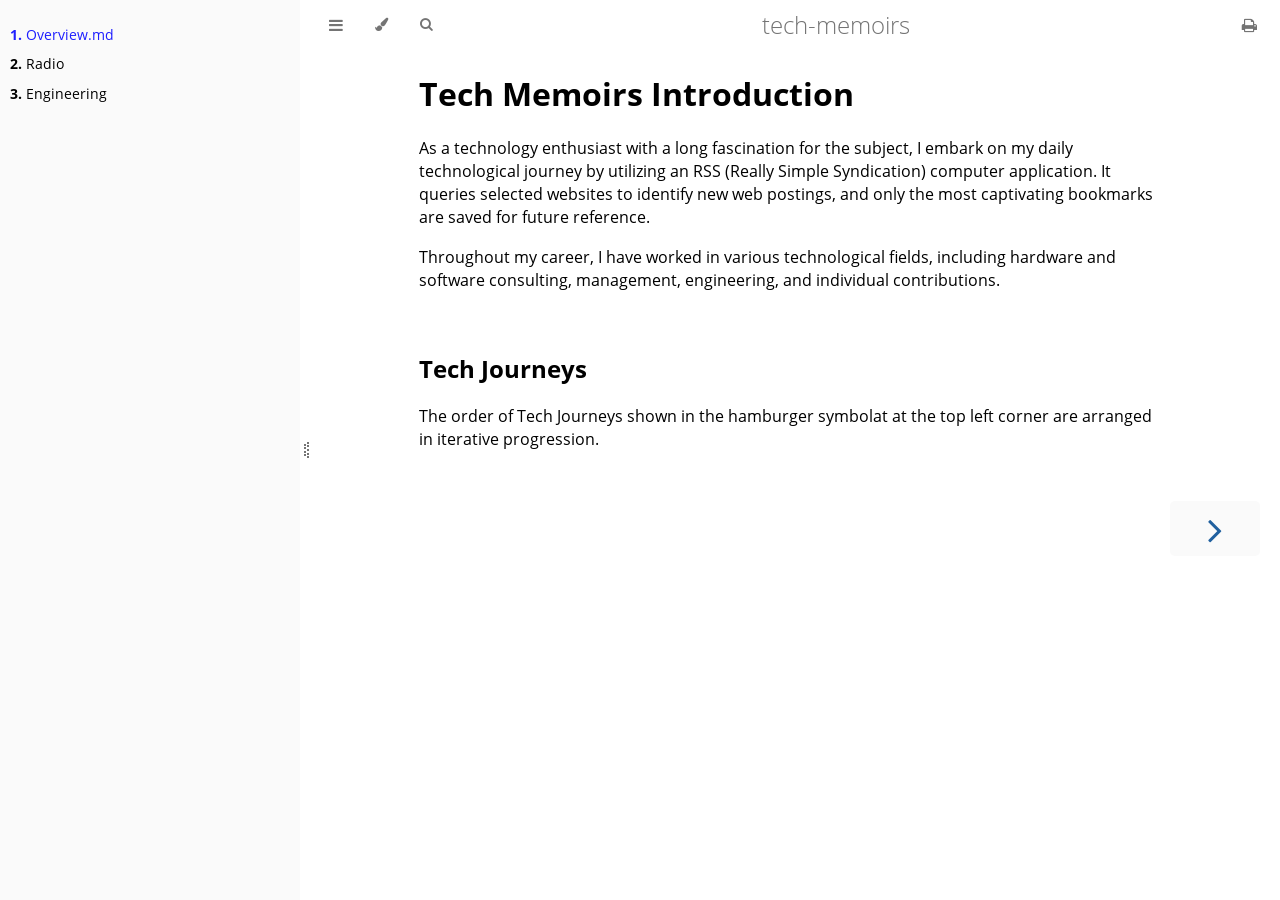
<file: book/index.html>
<!DOCTYPE HTML>
<html lang="en" class="light sidebar-visible" dir="ltr">
    <head>
        <!-- Book generated using mdBook -->
        <meta charset="UTF-8">
        <title>Overview.md - tech-memoirs</title>


        <!-- Custom HTML head -->

        <meta name="description" content="">
        <meta name="viewport" content="width=device-width, initial-scale=1">
        <meta name="theme-color" content="#ffffff">

        <link rel="icon" href="favicon.svg">
        <link rel="shortcut icon" href="favicon.png">
        <link rel="stylesheet" href="css/variables.css">
        <link rel="stylesheet" href="css/general.css">
        <link rel="stylesheet" href="css/chrome.css">
        <link rel="stylesheet" href="css/print.css" media="print">

        <!-- Fonts -->
        <link rel="stylesheet" href="FontAwesome/css/font-awesome.css">
        <link rel="stylesheet" href="fonts/fonts.css">

        <!-- Highlight.js Stylesheets -->
        <link rel="stylesheet" id="highlight-css" href="highlight.css">
        <link rel="stylesheet" id="tomorrow-night-css" href="tomorrow-night.css">
        <link rel="stylesheet" id="ayu-highlight-css" href="ayu-highlight.css">

        <!-- Custom theme stylesheets -->


        <!-- Provide site root and default themes to javascript -->
        <script>
            const path_to_root = "";
            const default_light_theme = "light";
            const default_dark_theme = "navy";
            window.path_to_searchindex_js = "searchindex.js";
        </script>
        <!-- Start loading toc.js asap -->
        <script src="toc.js"></script>
    </head>
    <body>
    <div id="mdbook-help-container">
        <div id="mdbook-help-popup">
            <h2 class="mdbook-help-title">Keyboard shortcuts</h2>
            <div>
                <p>Press <kbd>←</kbd> or <kbd>→</kbd> to navigate between chapters</p>
                <p>Press <kbd>S</kbd> or <kbd>/</kbd> to search in the book</p>
                <p>Press <kbd>?</kbd> to show this help</p>
                <p>Press <kbd>Esc</kbd> to hide this help</p>
            </div>
        </div>
    </div>
    <div id="body-container">
        <!-- Work around some values being stored in localStorage wrapped in quotes -->
        <script>
            try {
                let theme = localStorage.getItem('mdbook-theme');
                let sidebar = localStorage.getItem('mdbook-sidebar');

                if (theme.startsWith('"') && theme.endsWith('"')) {
                    localStorage.setItem('mdbook-theme', theme.slice(1, theme.length - 1));
                }

                if (sidebar.startsWith('"') && sidebar.endsWith('"')) {
                    localStorage.setItem('mdbook-sidebar', sidebar.slice(1, sidebar.length - 1));
                }
            } catch (e) { }
        </script>

        <!-- Set the theme before any content is loaded, prevents flash -->
        <script>
            const default_theme = window.matchMedia("(prefers-color-scheme: dark)").matches ? default_dark_theme : default_light_theme;
            let theme;
            try { theme = localStorage.getItem('mdbook-theme'); } catch(e) { }
            if (theme === null || theme === undefined) { theme = default_theme; }
            const html = document.documentElement;
            html.classList.remove('light')
            html.classList.add(theme);
            html.classList.add("js");
        </script>

        <input type="checkbox" id="sidebar-toggle-anchor" class="hidden">

        <!-- Hide / unhide sidebar before it is displayed -->
        <script>
            let sidebar = null;
            const sidebar_toggle = document.getElementById("sidebar-toggle-anchor");
            if (document.body.clientWidth >= 1080) {
                try { sidebar = localStorage.getItem('mdbook-sidebar'); } catch(e) { }
                sidebar = sidebar || 'visible';
            } else {
                sidebar = 'hidden';
                sidebar_toggle.checked = false;
            }
            if (sidebar === 'visible') {
                sidebar_toggle.checked = true;
            } else {
                html.classList.remove('sidebar-visible');
            }
        </script>

        <nav id="sidebar" class="sidebar" aria-label="Table of contents">
            <!-- populated by js -->
            <mdbook-sidebar-scrollbox class="sidebar-scrollbox"></mdbook-sidebar-scrollbox>
            <noscript>
                <iframe class="sidebar-iframe-outer" src="toc.html"></iframe>
            </noscript>
            <div id="sidebar-resize-handle" class="sidebar-resize-handle">
                <div class="sidebar-resize-indicator"></div>
            </div>
        </nav>

        <div id="page-wrapper" class="page-wrapper">

            <div class="page">
                <div id="menu-bar-hover-placeholder"></div>
                <div id="menu-bar" class="menu-bar sticky">
                    <div class="left-buttons">
                        <label id="sidebar-toggle" class="icon-button" for="sidebar-toggle-anchor" title="Toggle Table of Contents" aria-label="Toggle Table of Contents" aria-controls="sidebar">
                            <i class="fa fa-bars"></i>
                        </label>
                        <button id="theme-toggle" class="icon-button" type="button" title="Change theme" aria-label="Change theme" aria-haspopup="true" aria-expanded="false" aria-controls="theme-list">
                            <i class="fa fa-paint-brush"></i>
                        </button>
                        <ul id="theme-list" class="theme-popup" aria-label="Themes" role="menu">
                            <li role="none"><button role="menuitem" class="theme" id="default_theme">Auto</button></li>
                            <li role="none"><button role="menuitem" class="theme" id="light">Light</button></li>
                            <li role="none"><button role="menuitem" class="theme" id="rust">Rust</button></li>
                            <li role="none"><button role="menuitem" class="theme" id="coal">Coal</button></li>
                            <li role="none"><button role="menuitem" class="theme" id="navy">Navy</button></li>
                            <li role="none"><button role="menuitem" class="theme" id="ayu">Ayu</button></li>
                        </ul>
                        <button id="search-toggle" class="icon-button" type="button" title="Search (`/`)" aria-label="Toggle Searchbar" aria-expanded="false" aria-keyshortcuts="/ s" aria-controls="searchbar">
                            <i class="fa fa-search"></i>
                        </button>
                    </div>

                    <h1 class="menu-title">tech-memoirs</h1>

                    <div class="right-buttons">
                        <a href="print.html" title="Print this book" aria-label="Print this book">
                            <i id="print-button" class="fa fa-print"></i>
                        </a>

                    </div>
                </div>

                <div id="search-wrapper" class="hidden">
                    <form id="searchbar-outer" class="searchbar-outer">
                        <div class="search-wrapper">
                            <input type="search" id="searchbar" name="searchbar" placeholder="Search this book ..." aria-controls="searchresults-outer" aria-describedby="searchresults-header">
                            <div class="spinner-wrapper">
                                <i class="fa fa-spinner fa-spin"></i>
                            </div>
                        </div>
                    </form>
                    <div id="searchresults-outer" class="searchresults-outer hidden">
                        <div id="searchresults-header" class="searchresults-header"></div>
                        <ul id="searchresults">
                        </ul>
                    </div>
                </div>

                <!-- Apply ARIA attributes after the sidebar and the sidebar toggle button are added to the DOM -->
                <script>
                    document.getElementById('sidebar-toggle').setAttribute('aria-expanded', sidebar === 'visible');
                    document.getElementById('sidebar').setAttribute('aria-hidden', sidebar !== 'visible');
                    Array.from(document.querySelectorAll('#sidebar a')).forEach(function(link) {
                        link.setAttribute('tabIndex', sidebar === 'visible' ? 0 : -1);
                    });
                </script>

                <div id="content" class="content">
                    <main>
                        <h1 id="tech-memoirs-introduction"><a class="header" href="#tech-memoirs-introduction">Tech Memoirs Introduction</a></h1>
<!-- toc -->
<p>As a technology enthusiast with a long fascination for the subject, I embark on my daily technological journey by utilizing an RSS (Really Simple Syndication) computer application. It queries selected websites to identify new web postings, and only the most captivating bookmarks are saved for future reference.</p>
<p>Throughout my career, I have worked in various technological fields, including hardware and software consulting, management, engineering, and individual contributions.</p>
<h2 id="tech-journeys"><a class="header" href="#tech-journeys">Tech Journeys</a></h2>
<p>The order of Tech Journeys shown in the hamburger symbolat at the top left corner are arranged in iterative progression.</p>

                    </main>

                    <nav class="nav-wrapper" aria-label="Page navigation">
                        <!-- Mobile navigation buttons -->

                            <a rel="next prefetch" href="Radio.html" class="mobile-nav-chapters next" title="Next chapter" aria-label="Next chapter" aria-keyshortcuts="Right">
                                <i class="fa fa-angle-right"></i>
                            </a>

                        <div style="clear: both"></div>
                    </nav>
                </div>
            </div>

            <nav class="nav-wide-wrapper" aria-label="Page navigation">

                    <a rel="next prefetch" href="Radio.html" class="nav-chapters next" title="Next chapter" aria-label="Next chapter" aria-keyshortcuts="Right">
                        <i class="fa fa-angle-right"></i>
                    </a>
            </nav>

        </div>

        <!-- Livereload script (if served using the cli tool) -->
        <script>
            const wsProtocol = location.protocol === 'https:' ? 'wss:' : 'ws:';
            const wsAddress = wsProtocol + "//" + location.host + "/" + "__livereload";
            const socket = new WebSocket(wsAddress);
            socket.onmessage = function (event) {
                if (event.data === "reload") {
                    socket.close();
                    location.reload();
                }
            };

            window.onbeforeunload = function() {
                socket.close();
            }
        </script>



        <script>
            window.playground_copyable = true;
        </script>


        <script src="elasticlunr.min.js"></script>
        <script src="mark.min.js"></script>
        <script src="searcher.js"></script>

        <script src="clipboard.min.js"></script>
        <script src="highlight.js"></script>
        <script src="book.js"></script>

        <!-- Custom JS scripts -->



    </div>
    </body>
</html>
</file>
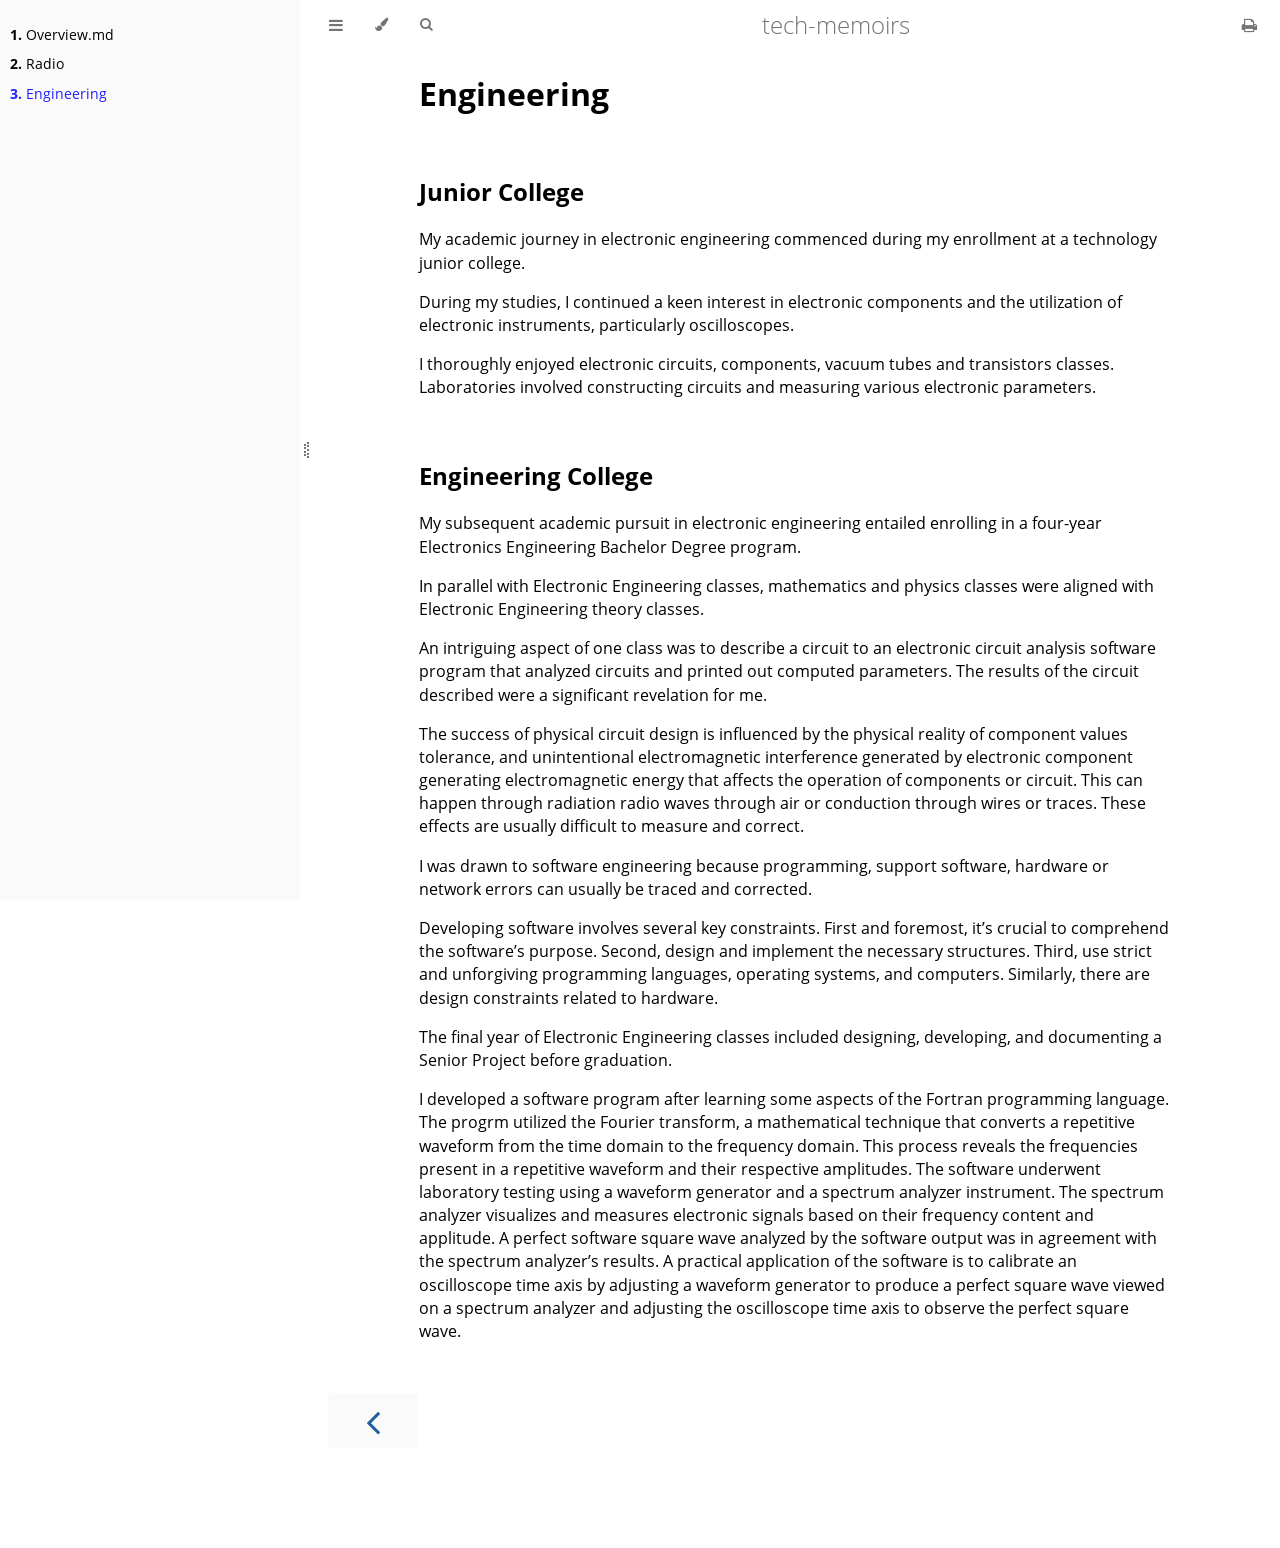
<file: book/Engineering.html>
<!DOCTYPE HTML>
<html lang="en" class="light sidebar-visible" dir="ltr">
    <head>
        <!-- Book generated using mdBook -->
        <meta charset="UTF-8">
        <title>Engineering - tech-memoirs</title>


        <!-- Custom HTML head -->

        <meta name="description" content="">
        <meta name="viewport" content="width=device-width, initial-scale=1">
        <meta name="theme-color" content="#ffffff">

        <link rel="icon" href="favicon.svg">
        <link rel="shortcut icon" href="favicon.png">
        <link rel="stylesheet" href="css/variables.css">
        <link rel="stylesheet" href="css/general.css">
        <link rel="stylesheet" href="css/chrome.css">
        <link rel="stylesheet" href="css/print.css" media="print">

        <!-- Fonts -->
        <link rel="stylesheet" href="FontAwesome/css/font-awesome.css">
        <link rel="stylesheet" href="fonts/fonts.css">

        <!-- Highlight.js Stylesheets -->
        <link rel="stylesheet" id="highlight-css" href="highlight.css">
        <link rel="stylesheet" id="tomorrow-night-css" href="tomorrow-night.css">
        <link rel="stylesheet" id="ayu-highlight-css" href="ayu-highlight.css">

        <!-- Custom theme stylesheets -->


        <!-- Provide site root and default themes to javascript -->
        <script>
            const path_to_root = "";
            const default_light_theme = "light";
            const default_dark_theme = "navy";
            window.path_to_searchindex_js = "searchindex.js";
        </script>
        <!-- Start loading toc.js asap -->
        <script src="toc.js"></script>
    </head>
    <body>
    <div id="mdbook-help-container">
        <div id="mdbook-help-popup">
            <h2 class="mdbook-help-title">Keyboard shortcuts</h2>
            <div>
                <p>Press <kbd>←</kbd> or <kbd>→</kbd> to navigate between chapters</p>
                <p>Press <kbd>S</kbd> or <kbd>/</kbd> to search in the book</p>
                <p>Press <kbd>?</kbd> to show this help</p>
                <p>Press <kbd>Esc</kbd> to hide this help</p>
            </div>
        </div>
    </div>
    <div id="body-container">
        <!-- Work around some values being stored in localStorage wrapped in quotes -->
        <script>
            try {
                let theme = localStorage.getItem('mdbook-theme');
                let sidebar = localStorage.getItem('mdbook-sidebar');

                if (theme.startsWith('"') && theme.endsWith('"')) {
                    localStorage.setItem('mdbook-theme', theme.slice(1, theme.length - 1));
                }

                if (sidebar.startsWith('"') && sidebar.endsWith('"')) {
                    localStorage.setItem('mdbook-sidebar', sidebar.slice(1, sidebar.length - 1));
                }
            } catch (e) { }
        </script>

        <!-- Set the theme before any content is loaded, prevents flash -->
        <script>
            const default_theme = window.matchMedia("(prefers-color-scheme: dark)").matches ? default_dark_theme : default_light_theme;
            let theme;
            try { theme = localStorage.getItem('mdbook-theme'); } catch(e) { }
            if (theme === null || theme === undefined) { theme = default_theme; }
            const html = document.documentElement;
            html.classList.remove('light')
            html.classList.add(theme);
            html.classList.add("js");
        </script>

        <input type="checkbox" id="sidebar-toggle-anchor" class="hidden">

        <!-- Hide / unhide sidebar before it is displayed -->
        <script>
            let sidebar = null;
            const sidebar_toggle = document.getElementById("sidebar-toggle-anchor");
            if (document.body.clientWidth >= 1080) {
                try { sidebar = localStorage.getItem('mdbook-sidebar'); } catch(e) { }
                sidebar = sidebar || 'visible';
            } else {
                sidebar = 'hidden';
                sidebar_toggle.checked = false;
            }
            if (sidebar === 'visible') {
                sidebar_toggle.checked = true;
            } else {
                html.classList.remove('sidebar-visible');
            }
        </script>

        <nav id="sidebar" class="sidebar" aria-label="Table of contents">
            <!-- populated by js -->
            <mdbook-sidebar-scrollbox class="sidebar-scrollbox"></mdbook-sidebar-scrollbox>
            <noscript>
                <iframe class="sidebar-iframe-outer" src="toc.html"></iframe>
            </noscript>
            <div id="sidebar-resize-handle" class="sidebar-resize-handle">
                <div class="sidebar-resize-indicator"></div>
            </div>
        </nav>

        <div id="page-wrapper" class="page-wrapper">

            <div class="page">
                <div id="menu-bar-hover-placeholder"></div>
                <div id="menu-bar" class="menu-bar sticky">
                    <div class="left-buttons">
                        <label id="sidebar-toggle" class="icon-button" for="sidebar-toggle-anchor" title="Toggle Table of Contents" aria-label="Toggle Table of Contents" aria-controls="sidebar">
                            <i class="fa fa-bars"></i>
                        </label>
                        <button id="theme-toggle" class="icon-button" type="button" title="Change theme" aria-label="Change theme" aria-haspopup="true" aria-expanded="false" aria-controls="theme-list">
                            <i class="fa fa-paint-brush"></i>
                        </button>
                        <ul id="theme-list" class="theme-popup" aria-label="Themes" role="menu">
                            <li role="none"><button role="menuitem" class="theme" id="default_theme">Auto</button></li>
                            <li role="none"><button role="menuitem" class="theme" id="light">Light</button></li>
                            <li role="none"><button role="menuitem" class="theme" id="rust">Rust</button></li>
                            <li role="none"><button role="menuitem" class="theme" id="coal">Coal</button></li>
                            <li role="none"><button role="menuitem" class="theme" id="navy">Navy</button></li>
                            <li role="none"><button role="menuitem" class="theme" id="ayu">Ayu</button></li>
                        </ul>
                        <button id="search-toggle" class="icon-button" type="button" title="Search (`/`)" aria-label="Toggle Searchbar" aria-expanded="false" aria-keyshortcuts="/ s" aria-controls="searchbar">
                            <i class="fa fa-search"></i>
                        </button>
                    </div>

                    <h1 class="menu-title">tech-memoirs</h1>

                    <div class="right-buttons">
                        <a href="print.html" title="Print this book" aria-label="Print this book">
                            <i id="print-button" class="fa fa-print"></i>
                        </a>

                    </div>
                </div>

                <div id="search-wrapper" class="hidden">
                    <form id="searchbar-outer" class="searchbar-outer">
                        <div class="search-wrapper">
                            <input type="search" id="searchbar" name="searchbar" placeholder="Search this book ..." aria-controls="searchresults-outer" aria-describedby="searchresults-header">
                            <div class="spinner-wrapper">
                                <i class="fa fa-spinner fa-spin"></i>
                            </div>
                        </div>
                    </form>
                    <div id="searchresults-outer" class="searchresults-outer hidden">
                        <div id="searchresults-header" class="searchresults-header"></div>
                        <ul id="searchresults">
                        </ul>
                    </div>
                </div>

                <!-- Apply ARIA attributes after the sidebar and the sidebar toggle button are added to the DOM -->
                <script>
                    document.getElementById('sidebar-toggle').setAttribute('aria-expanded', sidebar === 'visible');
                    document.getElementById('sidebar').setAttribute('aria-hidden', sidebar !== 'visible');
                    Array.from(document.querySelectorAll('#sidebar a')).forEach(function(link) {
                        link.setAttribute('tabIndex', sidebar === 'visible' ? 0 : -1);
                    });
                </script>

                <div id="content" class="content">
                    <main>
                        <h1 id="engineering"><a class="header" href="#engineering">Engineering</a></h1>
<h2 id="junior-college"><a class="header" href="#junior-college">Junior College</a></h2>
<p>My academic journey in electronic engineering commenced during my enrollment at a technology junior college.</p>
<p>During my studies, I continued a keen interest in electronic components and the utilization of electronic instruments, particularly oscilloscopes.</p>
<p>I thoroughly enjoyed electronic circuits, components, vacuum tubes and transistors classes. Laboratories involved constructing circuits and measuring various electronic parameters.</p>
<h2 id="engineering-college"><a class="header" href="#engineering-college">Engineering College</a></h2>
<p>My subsequent academic pursuit in electronic engineering entailed enrolling in a four-year Electronics Engineering Bachelor Degree program.</p>
<p>In parallel with Electronic Engineering classes, mathematics and physics classes were aligned with Electronic Engineering theory classes.</p>
<p>An intriguing aspect of one class was to describe a circuit to an electronic circuit analysis software program that analyzed circuits and printed out computed parameters. The results of the circuit described were a significant revelation for me.</p>
<p>The success of physical circuit design is influenced by the physical reality of component values tolerance, and unintentional electromagnetic interference generated by electronic component generating electromagnetic energy that affects the operation of components or circuit. This can happen through radiation radio waves through air or conduction through wires or traces. These effects are usually difficult to measure and correct.</p>
<p>I was drawn to software engineering because programming, support software, hardware or network errors can usually be traced and corrected.</p>
<p>Developing software involves several key constraints. First and foremost, it’s crucial to comprehend the software’s purpose. Second, design and implement the necessary structures. Third, use strict and unforgiving programming languages, operating systems, and computers. Similarly, there are design constraints related to hardware.</p>
<p>The final year of Electronic Engineering classes included designing, developing, and documenting a Senior Project before graduation.</p>
<p>I developed a software program after learning some aspects of the Fortran programming language. The progrm utilized the Fourier transform, a mathematical technique that converts a repetitive waveform from the time domain to the frequency domain. This process reveals the frequencies present in a repetitive waveform and their respective amplitudes. The software underwent laboratory testing using a waveform generator and a spectrum analyzer instrument. The spectrum analyzer visualizes and measures electronic signals based on their frequency content and applitude. A perfect software square wave analyzed by the software output was in agreement with the spectrum analyzer’s results. A practical application of the software is to calibrate an oscilloscope time axis by adjusting a waveform generator to produce a perfect square wave viewed on a spectrum analyzer and adjusting the oscilloscope time axis to observe the perfect square wave.</p>

                    </main>

                    <nav class="nav-wrapper" aria-label="Page navigation">
                        <!-- Mobile navigation buttons -->
                            <a rel="prev" href="Radio.html" class="mobile-nav-chapters previous" title="Previous chapter" aria-label="Previous chapter" aria-keyshortcuts="Left">
                                <i class="fa fa-angle-left"></i>
                            </a>


                        <div style="clear: both"></div>
                    </nav>
                </div>
            </div>

            <nav class="nav-wide-wrapper" aria-label="Page navigation">
                    <a rel="prev" href="Radio.html" class="nav-chapters previous" title="Previous chapter" aria-label="Previous chapter" aria-keyshortcuts="Left">
                        <i class="fa fa-angle-left"></i>
                    </a>

            </nav>

        </div>

        <!-- Livereload script (if served using the cli tool) -->
        <script>
            const wsProtocol = location.protocol === 'https:' ? 'wss:' : 'ws:';
            const wsAddress = wsProtocol + "//" + location.host + "/" + "__livereload";
            const socket = new WebSocket(wsAddress);
            socket.onmessage = function (event) {
                if (event.data === "reload") {
                    socket.close();
                    location.reload();
                }
            };

            window.onbeforeunload = function() {
                socket.close();
            }
        </script>



        <script>
            window.playground_copyable = true;
        </script>


        <script src="elasticlunr.min.js"></script>
        <script src="mark.min.js"></script>
        <script src="searcher.js"></script>

        <script src="clipboard.min.js"></script>
        <script src="highlight.js"></script>
        <script src="book.js"></script>

        <!-- Custom JS scripts -->



    </div>
    </body>
</html>
</file>
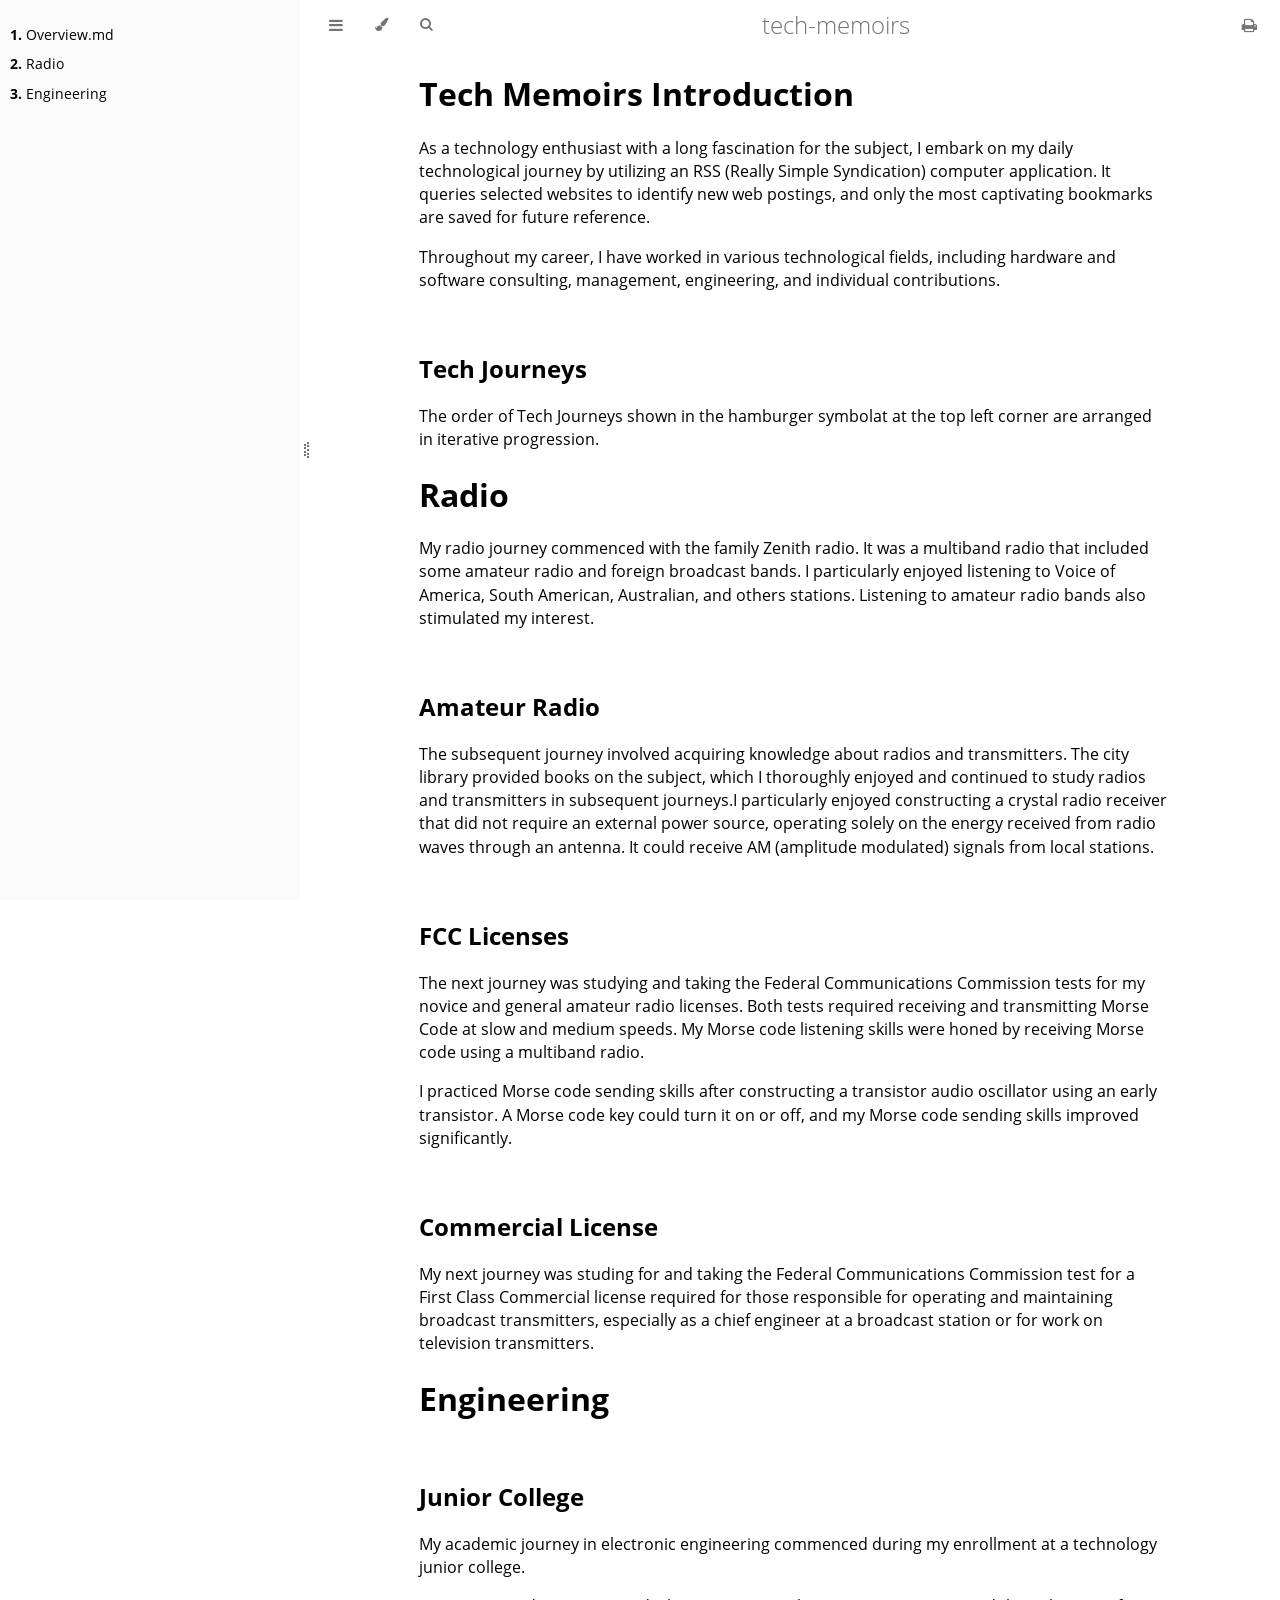
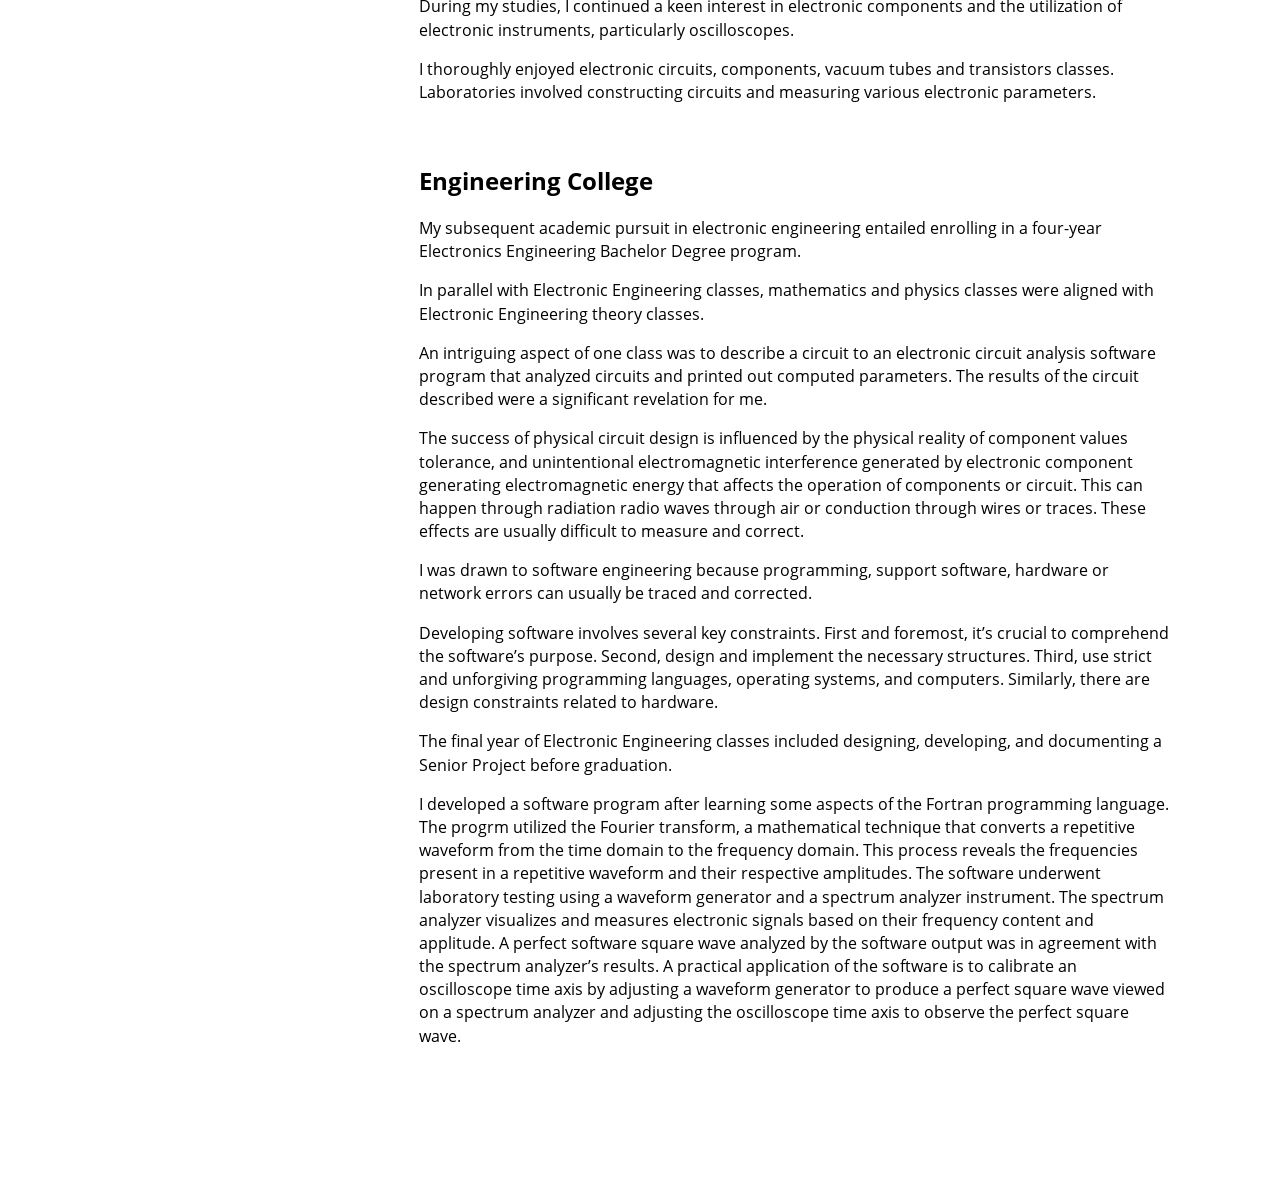
<file: book/print.html>
<!DOCTYPE HTML>
<html lang="en" class="light sidebar-visible" dir="ltr">
    <head>
        <!-- Book generated using mdBook -->
        <meta charset="UTF-8">
        <title>tech-memoirs</title>
        <meta name="robots" content="noindex">


        <!-- Custom HTML head -->

        <meta name="description" content="">
        <meta name="viewport" content="width=device-width, initial-scale=1">
        <meta name="theme-color" content="#ffffff">

        <link rel="icon" href="favicon.svg">
        <link rel="shortcut icon" href="favicon.png">
        <link rel="stylesheet" href="css/variables.css">
        <link rel="stylesheet" href="css/general.css">
        <link rel="stylesheet" href="css/chrome.css">
        <link rel="stylesheet" href="css/print.css" media="print">

        <!-- Fonts -->
        <link rel="stylesheet" href="FontAwesome/css/font-awesome.css">
        <link rel="stylesheet" href="fonts/fonts.css">

        <!-- Highlight.js Stylesheets -->
        <link rel="stylesheet" id="highlight-css" href="highlight.css">
        <link rel="stylesheet" id="tomorrow-night-css" href="tomorrow-night.css">
        <link rel="stylesheet" id="ayu-highlight-css" href="ayu-highlight.css">

        <!-- Custom theme stylesheets -->


        <!-- Provide site root and default themes to javascript -->
        <script>
            const path_to_root = "";
            const default_light_theme = "light";
            const default_dark_theme = "navy";
            window.path_to_searchindex_js = "searchindex.js";
        </script>
        <!-- Start loading toc.js asap -->
        <script src="toc.js"></script>
    </head>
    <body>
    <div id="mdbook-help-container">
        <div id="mdbook-help-popup">
            <h2 class="mdbook-help-title">Keyboard shortcuts</h2>
            <div>
                <p>Press <kbd>←</kbd> or <kbd>→</kbd> to navigate between chapters</p>
                <p>Press <kbd>S</kbd> or <kbd>/</kbd> to search in the book</p>
                <p>Press <kbd>?</kbd> to show this help</p>
                <p>Press <kbd>Esc</kbd> to hide this help</p>
            </div>
        </div>
    </div>
    <div id="body-container">
        <!-- Work around some values being stored in localStorage wrapped in quotes -->
        <script>
            try {
                let theme = localStorage.getItem('mdbook-theme');
                let sidebar = localStorage.getItem('mdbook-sidebar');

                if (theme.startsWith('"') && theme.endsWith('"')) {
                    localStorage.setItem('mdbook-theme', theme.slice(1, theme.length - 1));
                }

                if (sidebar.startsWith('"') && sidebar.endsWith('"')) {
                    localStorage.setItem('mdbook-sidebar', sidebar.slice(1, sidebar.length - 1));
                }
            } catch (e) { }
        </script>

        <!-- Set the theme before any content is loaded, prevents flash -->
        <script>
            const default_theme = window.matchMedia("(prefers-color-scheme: dark)").matches ? default_dark_theme : default_light_theme;
            let theme;
            try { theme = localStorage.getItem('mdbook-theme'); } catch(e) { }
            if (theme === null || theme === undefined) { theme = default_theme; }
            const html = document.documentElement;
            html.classList.remove('light')
            html.classList.add(theme);
            html.classList.add("js");
        </script>

        <input type="checkbox" id="sidebar-toggle-anchor" class="hidden">

        <!-- Hide / unhide sidebar before it is displayed -->
        <script>
            let sidebar = null;
            const sidebar_toggle = document.getElementById("sidebar-toggle-anchor");
            if (document.body.clientWidth >= 1080) {
                try { sidebar = localStorage.getItem('mdbook-sidebar'); } catch(e) { }
                sidebar = sidebar || 'visible';
            } else {
                sidebar = 'hidden';
                sidebar_toggle.checked = false;
            }
            if (sidebar === 'visible') {
                sidebar_toggle.checked = true;
            } else {
                html.classList.remove('sidebar-visible');
            }
        </script>

        <nav id="sidebar" class="sidebar" aria-label="Table of contents">
            <!-- populated by js -->
            <mdbook-sidebar-scrollbox class="sidebar-scrollbox"></mdbook-sidebar-scrollbox>
            <noscript>
                <iframe class="sidebar-iframe-outer" src="toc.html"></iframe>
            </noscript>
            <div id="sidebar-resize-handle" class="sidebar-resize-handle">
                <div class="sidebar-resize-indicator"></div>
            </div>
        </nav>

        <div id="page-wrapper" class="page-wrapper">

            <div class="page">
                <div id="menu-bar-hover-placeholder"></div>
                <div id="menu-bar" class="menu-bar sticky">
                    <div class="left-buttons">
                        <label id="sidebar-toggle" class="icon-button" for="sidebar-toggle-anchor" title="Toggle Table of Contents" aria-label="Toggle Table of Contents" aria-controls="sidebar">
                            <i class="fa fa-bars"></i>
                        </label>
                        <button id="theme-toggle" class="icon-button" type="button" title="Change theme" aria-label="Change theme" aria-haspopup="true" aria-expanded="false" aria-controls="theme-list">
                            <i class="fa fa-paint-brush"></i>
                        </button>
                        <ul id="theme-list" class="theme-popup" aria-label="Themes" role="menu">
                            <li role="none"><button role="menuitem" class="theme" id="default_theme">Auto</button></li>
                            <li role="none"><button role="menuitem" class="theme" id="light">Light</button></li>
                            <li role="none"><button role="menuitem" class="theme" id="rust">Rust</button></li>
                            <li role="none"><button role="menuitem" class="theme" id="coal">Coal</button></li>
                            <li role="none"><button role="menuitem" class="theme" id="navy">Navy</button></li>
                            <li role="none"><button role="menuitem" class="theme" id="ayu">Ayu</button></li>
                        </ul>
                        <button id="search-toggle" class="icon-button" type="button" title="Search (`/`)" aria-label="Toggle Searchbar" aria-expanded="false" aria-keyshortcuts="/ s" aria-controls="searchbar">
                            <i class="fa fa-search"></i>
                        </button>
                    </div>

                    <h1 class="menu-title">tech-memoirs</h1>

                    <div class="right-buttons">
                        <a href="print.html" title="Print this book" aria-label="Print this book">
                            <i id="print-button" class="fa fa-print"></i>
                        </a>

                    </div>
                </div>

                <div id="search-wrapper" class="hidden">
                    <form id="searchbar-outer" class="searchbar-outer">
                        <div class="search-wrapper">
                            <input type="search" id="searchbar" name="searchbar" placeholder="Search this book ..." aria-controls="searchresults-outer" aria-describedby="searchresults-header">
                            <div class="spinner-wrapper">
                                <i class="fa fa-spinner fa-spin"></i>
                            </div>
                        </div>
                    </form>
                    <div id="searchresults-outer" class="searchresults-outer hidden">
                        <div id="searchresults-header" class="searchresults-header"></div>
                        <ul id="searchresults">
                        </ul>
                    </div>
                </div>

                <!-- Apply ARIA attributes after the sidebar and the sidebar toggle button are added to the DOM -->
                <script>
                    document.getElementById('sidebar-toggle').setAttribute('aria-expanded', sidebar === 'visible');
                    document.getElementById('sidebar').setAttribute('aria-hidden', sidebar !== 'visible');
                    Array.from(document.querySelectorAll('#sidebar a')).forEach(function(link) {
                        link.setAttribute('tabIndex', sidebar === 'visible' ? 0 : -1);
                    });
                </script>

                <div id="content" class="content">
                    <main>
                        <h1 id="tech-memoirs-introduction"><a class="header" href="#tech-memoirs-introduction">Tech Memoirs Introduction</a></h1>
<!-- toc -->
<p>As a technology enthusiast with a long fascination for the subject, I embark on my daily technological journey by utilizing an RSS (Really Simple Syndication) computer application. It queries selected websites to identify new web postings, and only the most captivating bookmarks are saved for future reference.</p>
<p>Throughout my career, I have worked in various technological fields, including hardware and software consulting, management, engineering, and individual contributions.</p>
<h2 id="tech-journeys"><a class="header" href="#tech-journeys">Tech Journeys</a></h2>
<p>The order of Tech Journeys shown in the hamburger symbolat at the top left corner are arranged in iterative progression.</p>
<div style="break-before: page; page-break-before: always;"></div><h1 id="radio"><a class="header" href="#radio">Radio</a></h1>
<p>My radio journey commenced with the family Zenith radio. It was a multiband radio that included some amateur radio and foreign broadcast bands. I particularly enjoyed listening to Voice of America, South American, Australian, and others stations. Listening to amateur radio bands also stimulated my interest.</p>
<h2 id="amateur-radio"><a class="header" href="#amateur-radio">Amateur Radio</a></h2>
<p>The subsequent journey involved acquiring knowledge about radios and transmitters. The city library provided books on the subject, which I thoroughly enjoyed and continued to study radios and transmitters in subsequent journeys.I particularly enjoyed constructing a crystal radio receiver that did not require an external power source, operating solely on the energy received from radio waves through an antenna. It could receive AM (amplitude modulated) signals from local stations.</p>
<h2 id="fcc-licenses"><a class="header" href="#fcc-licenses">FCC Licenses</a></h2>
<p>The next journey was studying and taking the Federal Communications Commission tests for my novice and general amateur radio licenses. Both tests required receiving and transmitting Morse Code at slow and medium speeds. My Morse code listening skills were honed by receiving Morse code using a multiband radio.</p>
<p>I practiced Morse code sending skills after constructing a transistor audio oscillator using an early transistor. A Morse code key could turn it on or off, and my Morse code sending skills improved significantly.</p>
<h2 id="commercial-license"><a class="header" href="#commercial-license">Commercial License</a></h2>
<p>My next journey was studing for and taking the Federal Communications Commission test for a First Class Commercial license required for those responsible for operating and maintaining broadcast transmitters, especially as a chief engineer at a broadcast station or for work on television transmitters.</p>
<div style="break-before: page; page-break-before: always;"></div><h1 id="engineering"><a class="header" href="#engineering">Engineering</a></h1>
<h2 id="junior-college"><a class="header" href="#junior-college">Junior College</a></h2>
<p>My academic journey in electronic engineering commenced during my enrollment at a technology junior college.</p>
<p>During my studies, I continued a keen interest in electronic components and the utilization of electronic instruments, particularly oscilloscopes.</p>
<p>I thoroughly enjoyed electronic circuits, components, vacuum tubes and transistors classes. Laboratories involved constructing circuits and measuring various electronic parameters.</p>
<h2 id="engineering-college"><a class="header" href="#engineering-college">Engineering College</a></h2>
<p>My subsequent academic pursuit in electronic engineering entailed enrolling in a four-year Electronics Engineering Bachelor Degree program.</p>
<p>In parallel with Electronic Engineering classes, mathematics and physics classes were aligned with Electronic Engineering theory classes.</p>
<p>An intriguing aspect of one class was to describe a circuit to an electronic circuit analysis software program that analyzed circuits and printed out computed parameters. The results of the circuit described were a significant revelation for me.</p>
<p>The success of physical circuit design is influenced by the physical reality of component values tolerance, and unintentional electromagnetic interference generated by electronic component generating electromagnetic energy that affects the operation of components or circuit. This can happen through radiation radio waves through air or conduction through wires or traces. These effects are usually difficult to measure and correct.</p>
<p>I was drawn to software engineering because programming, support software, hardware or network errors can usually be traced and corrected.</p>
<p>Developing software involves several key constraints. First and foremost, it’s crucial to comprehend the software’s purpose. Second, design and implement the necessary structures. Third, use strict and unforgiving programming languages, operating systems, and computers. Similarly, there are design constraints related to hardware.</p>
<p>The final year of Electronic Engineering classes included designing, developing, and documenting a Senior Project before graduation.</p>
<p>I developed a software program after learning some aspects of the Fortran programming language. The progrm utilized the Fourier transform, a mathematical technique that converts a repetitive waveform from the time domain to the frequency domain. This process reveals the frequencies present in a repetitive waveform and their respective amplitudes. The software underwent laboratory testing using a waveform generator and a spectrum analyzer instrument. The spectrum analyzer visualizes and measures electronic signals based on their frequency content and applitude. A perfect software square wave analyzed by the software output was in agreement with the spectrum analyzer’s results. A practical application of the software is to calibrate an oscilloscope time axis by adjusting a waveform generator to produce a perfect square wave viewed on a spectrum analyzer and adjusting the oscilloscope time axis to observe the perfect square wave.</p>

                    </main>

                    <nav class="nav-wrapper" aria-label="Page navigation">
                        <!-- Mobile navigation buttons -->


                        <div style="clear: both"></div>
                    </nav>
                </div>
            </div>

            <nav class="nav-wide-wrapper" aria-label="Page navigation">

            </nav>

        </div>

        <!-- Livereload script (if served using the cli tool) -->
        <script>
            const wsProtocol = location.protocol === 'https:' ? 'wss:' : 'ws:';
            const wsAddress = wsProtocol + "//" + location.host + "/" + "__livereload";
            const socket = new WebSocket(wsAddress);
            socket.onmessage = function (event) {
                if (event.data === "reload") {
                    socket.close();
                    location.reload();
                }
            };

            window.onbeforeunload = function() {
                socket.close();
            }
        </script>



        <script>
            window.playground_copyable = true;
        </script>


        <script src="elasticlunr.min.js"></script>
        <script src="mark.min.js"></script>
        <script src="searcher.js"></script>

        <script src="clipboard.min.js"></script>
        <script src="highlight.js"></script>
        <script src="book.js"></script>

        <!-- Custom JS scripts -->

        <script>
        window.addEventListener('load', function() {
            window.setTimeout(window.print, 100);
        });
        </script>


    </div>
    </body>
</html>
</file>
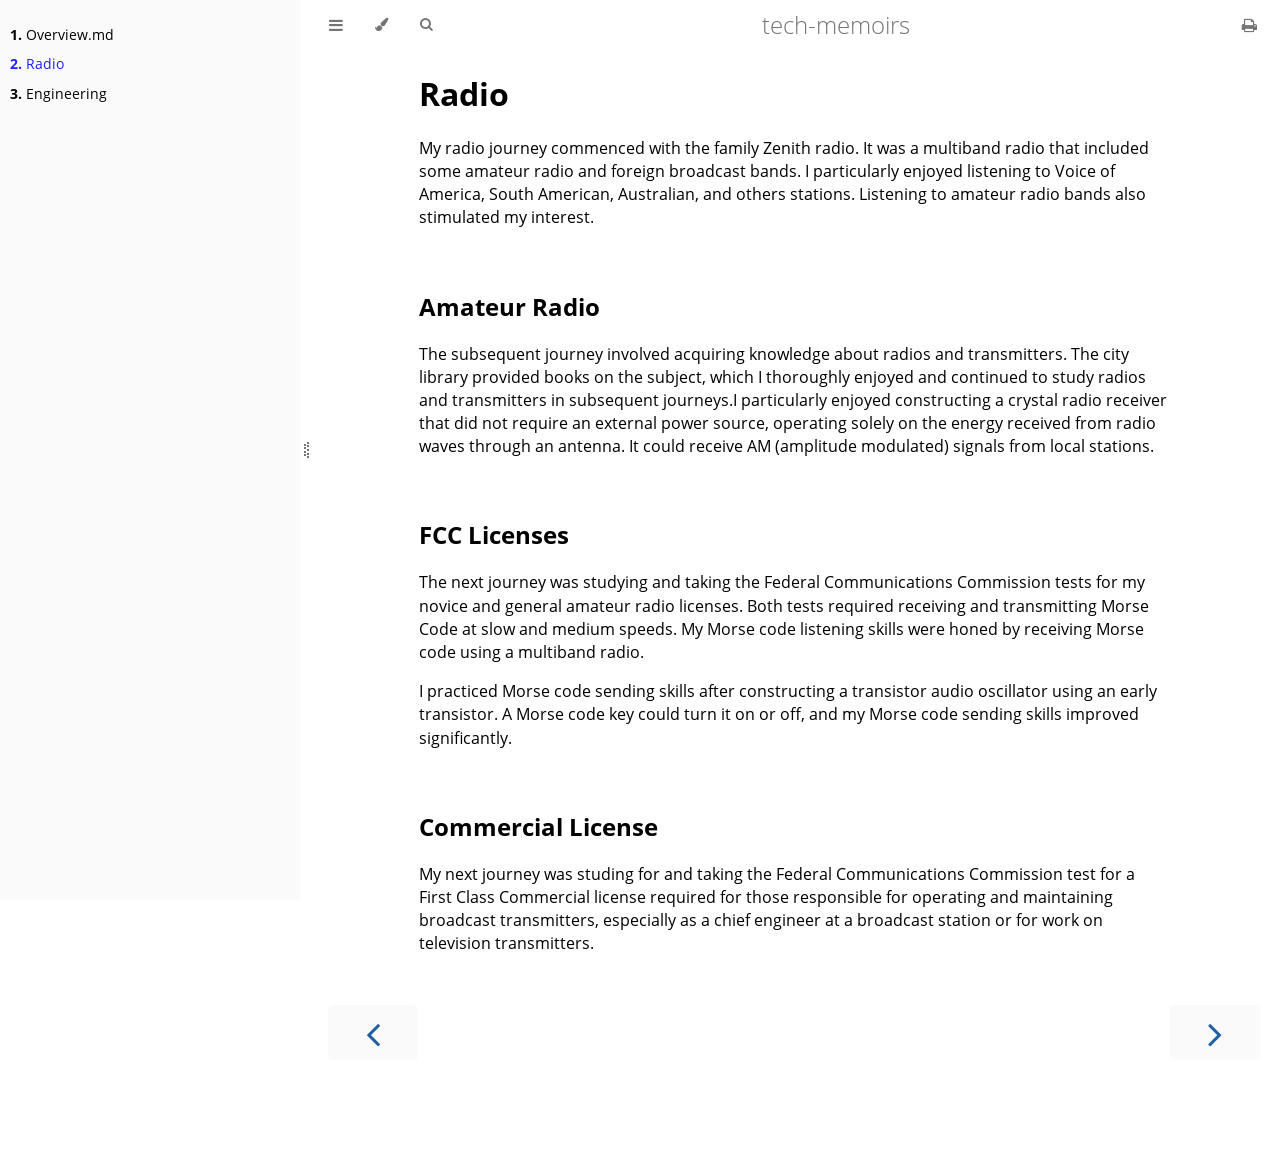
<file: book/Radio.html>
<!DOCTYPE HTML>
<html lang="en" class="light sidebar-visible" dir="ltr">
    <head>
        <!-- Book generated using mdBook -->
        <meta charset="UTF-8">
        <title>Radio - tech-memoirs</title>


        <!-- Custom HTML head -->

        <meta name="description" content="">
        <meta name="viewport" content="width=device-width, initial-scale=1">
        <meta name="theme-color" content="#ffffff">

        <link rel="icon" href="favicon.svg">
        <link rel="shortcut icon" href="favicon.png">
        <link rel="stylesheet" href="css/variables.css">
        <link rel="stylesheet" href="css/general.css">
        <link rel="stylesheet" href="css/chrome.css">
        <link rel="stylesheet" href="css/print.css" media="print">

        <!-- Fonts -->
        <link rel="stylesheet" href="FontAwesome/css/font-awesome.css">
        <link rel="stylesheet" href="fonts/fonts.css">

        <!-- Highlight.js Stylesheets -->
        <link rel="stylesheet" id="highlight-css" href="highlight.css">
        <link rel="stylesheet" id="tomorrow-night-css" href="tomorrow-night.css">
        <link rel="stylesheet" id="ayu-highlight-css" href="ayu-highlight.css">

        <!-- Custom theme stylesheets -->


        <!-- Provide site root and default themes to javascript -->
        <script>
            const path_to_root = "";
            const default_light_theme = "light";
            const default_dark_theme = "navy";
            window.path_to_searchindex_js = "searchindex.js";
        </script>
        <!-- Start loading toc.js asap -->
        <script src="toc.js"></script>
    </head>
    <body>
    <div id="mdbook-help-container">
        <div id="mdbook-help-popup">
            <h2 class="mdbook-help-title">Keyboard shortcuts</h2>
            <div>
                <p>Press <kbd>←</kbd> or <kbd>→</kbd> to navigate between chapters</p>
                <p>Press <kbd>S</kbd> or <kbd>/</kbd> to search in the book</p>
                <p>Press <kbd>?</kbd> to show this help</p>
                <p>Press <kbd>Esc</kbd> to hide this help</p>
            </div>
        </div>
    </div>
    <div id="body-container">
        <!-- Work around some values being stored in localStorage wrapped in quotes -->
        <script>
            try {
                let theme = localStorage.getItem('mdbook-theme');
                let sidebar = localStorage.getItem('mdbook-sidebar');

                if (theme.startsWith('"') && theme.endsWith('"')) {
                    localStorage.setItem('mdbook-theme', theme.slice(1, theme.length - 1));
                }

                if (sidebar.startsWith('"') && sidebar.endsWith('"')) {
                    localStorage.setItem('mdbook-sidebar', sidebar.slice(1, sidebar.length - 1));
                }
            } catch (e) { }
        </script>

        <!-- Set the theme before any content is loaded, prevents flash -->
        <script>
            const default_theme = window.matchMedia("(prefers-color-scheme: dark)").matches ? default_dark_theme : default_light_theme;
            let theme;
            try { theme = localStorage.getItem('mdbook-theme'); } catch(e) { }
            if (theme === null || theme === undefined) { theme = default_theme; }
            const html = document.documentElement;
            html.classList.remove('light')
            html.classList.add(theme);
            html.classList.add("js");
        </script>

        <input type="checkbox" id="sidebar-toggle-anchor" class="hidden">

        <!-- Hide / unhide sidebar before it is displayed -->
        <script>
            let sidebar = null;
            const sidebar_toggle = document.getElementById("sidebar-toggle-anchor");
            if (document.body.clientWidth >= 1080) {
                try { sidebar = localStorage.getItem('mdbook-sidebar'); } catch(e) { }
                sidebar = sidebar || 'visible';
            } else {
                sidebar = 'hidden';
                sidebar_toggle.checked = false;
            }
            if (sidebar === 'visible') {
                sidebar_toggle.checked = true;
            } else {
                html.classList.remove('sidebar-visible');
            }
        </script>

        <nav id="sidebar" class="sidebar" aria-label="Table of contents">
            <!-- populated by js -->
            <mdbook-sidebar-scrollbox class="sidebar-scrollbox"></mdbook-sidebar-scrollbox>
            <noscript>
                <iframe class="sidebar-iframe-outer" src="toc.html"></iframe>
            </noscript>
            <div id="sidebar-resize-handle" class="sidebar-resize-handle">
                <div class="sidebar-resize-indicator"></div>
            </div>
        </nav>

        <div id="page-wrapper" class="page-wrapper">

            <div class="page">
                <div id="menu-bar-hover-placeholder"></div>
                <div id="menu-bar" class="menu-bar sticky">
                    <div class="left-buttons">
                        <label id="sidebar-toggle" class="icon-button" for="sidebar-toggle-anchor" title="Toggle Table of Contents" aria-label="Toggle Table of Contents" aria-controls="sidebar">
                            <i class="fa fa-bars"></i>
                        </label>
                        <button id="theme-toggle" class="icon-button" type="button" title="Change theme" aria-label="Change theme" aria-haspopup="true" aria-expanded="false" aria-controls="theme-list">
                            <i class="fa fa-paint-brush"></i>
                        </button>
                        <ul id="theme-list" class="theme-popup" aria-label="Themes" role="menu">
                            <li role="none"><button role="menuitem" class="theme" id="default_theme">Auto</button></li>
                            <li role="none"><button role="menuitem" class="theme" id="light">Light</button></li>
                            <li role="none"><button role="menuitem" class="theme" id="rust">Rust</button></li>
                            <li role="none"><button role="menuitem" class="theme" id="coal">Coal</button></li>
                            <li role="none"><button role="menuitem" class="theme" id="navy">Navy</button></li>
                            <li role="none"><button role="menuitem" class="theme" id="ayu">Ayu</button></li>
                        </ul>
                        <button id="search-toggle" class="icon-button" type="button" title="Search (`/`)" aria-label="Toggle Searchbar" aria-expanded="false" aria-keyshortcuts="/ s" aria-controls="searchbar">
                            <i class="fa fa-search"></i>
                        </button>
                    </div>

                    <h1 class="menu-title">tech-memoirs</h1>

                    <div class="right-buttons">
                        <a href="print.html" title="Print this book" aria-label="Print this book">
                            <i id="print-button" class="fa fa-print"></i>
                        </a>

                    </div>
                </div>

                <div id="search-wrapper" class="hidden">
                    <form id="searchbar-outer" class="searchbar-outer">
                        <div class="search-wrapper">
                            <input type="search" id="searchbar" name="searchbar" placeholder="Search this book ..." aria-controls="searchresults-outer" aria-describedby="searchresults-header">
                            <div class="spinner-wrapper">
                                <i class="fa fa-spinner fa-spin"></i>
                            </div>
                        </div>
                    </form>
                    <div id="searchresults-outer" class="searchresults-outer hidden">
                        <div id="searchresults-header" class="searchresults-header"></div>
                        <ul id="searchresults">
                        </ul>
                    </div>
                </div>

                <!-- Apply ARIA attributes after the sidebar and the sidebar toggle button are added to the DOM -->
                <script>
                    document.getElementById('sidebar-toggle').setAttribute('aria-expanded', sidebar === 'visible');
                    document.getElementById('sidebar').setAttribute('aria-hidden', sidebar !== 'visible');
                    Array.from(document.querySelectorAll('#sidebar a')).forEach(function(link) {
                        link.setAttribute('tabIndex', sidebar === 'visible' ? 0 : -1);
                    });
                </script>

                <div id="content" class="content">
                    <main>
                        <h1 id="radio"><a class="header" href="#radio">Radio</a></h1>
<p>My radio journey commenced with the family Zenith radio. It was a multiband radio that included some amateur radio and foreign broadcast bands. I particularly enjoyed listening to Voice of America, South American, Australian, and others stations. Listening to amateur radio bands also stimulated my interest.</p>
<h2 id="amateur-radio"><a class="header" href="#amateur-radio">Amateur Radio</a></h2>
<p>The subsequent journey involved acquiring knowledge about radios and transmitters. The city library provided books on the subject, which I thoroughly enjoyed and continued to study radios and transmitters in subsequent journeys.I particularly enjoyed constructing a crystal radio receiver that did not require an external power source, operating solely on the energy received from radio waves through an antenna. It could receive AM (amplitude modulated) signals from local stations.</p>
<h2 id="fcc-licenses"><a class="header" href="#fcc-licenses">FCC Licenses</a></h2>
<p>The next journey was studying and taking the Federal Communications Commission tests for my novice and general amateur radio licenses. Both tests required receiving and transmitting Morse Code at slow and medium speeds. My Morse code listening skills were honed by receiving Morse code using a multiband radio.</p>
<p>I practiced Morse code sending skills after constructing a transistor audio oscillator using an early transistor. A Morse code key could turn it on or off, and my Morse code sending skills improved significantly.</p>
<h2 id="commercial-license"><a class="header" href="#commercial-license">Commercial License</a></h2>
<p>My next journey was studing for and taking the Federal Communications Commission test for a First Class Commercial license required for those responsible for operating and maintaining broadcast transmitters, especially as a chief engineer at a broadcast station or for work on television transmitters.</p>

                    </main>

                    <nav class="nav-wrapper" aria-label="Page navigation">
                        <!-- Mobile navigation buttons -->
                            <a rel="prev" href="Overview.html" class="mobile-nav-chapters previous" title="Previous chapter" aria-label="Previous chapter" aria-keyshortcuts="Left">
                                <i class="fa fa-angle-left"></i>
                            </a>

                            <a rel="next prefetch" href="Engineering.html" class="mobile-nav-chapters next" title="Next chapter" aria-label="Next chapter" aria-keyshortcuts="Right">
                                <i class="fa fa-angle-right"></i>
                            </a>

                        <div style="clear: both"></div>
                    </nav>
                </div>
            </div>

            <nav class="nav-wide-wrapper" aria-label="Page navigation">
                    <a rel="prev" href="Overview.html" class="nav-chapters previous" title="Previous chapter" aria-label="Previous chapter" aria-keyshortcuts="Left">
                        <i class="fa fa-angle-left"></i>
                    </a>

                    <a rel="next prefetch" href="Engineering.html" class="nav-chapters next" title="Next chapter" aria-label="Next chapter" aria-keyshortcuts="Right">
                        <i class="fa fa-angle-right"></i>
                    </a>
            </nav>

        </div>

        <!-- Livereload script (if served using the cli tool) -->
        <script>
            const wsProtocol = location.protocol === 'https:' ? 'wss:' : 'ws:';
            const wsAddress = wsProtocol + "//" + location.host + "/" + "__livereload";
            const socket = new WebSocket(wsAddress);
            socket.onmessage = function (event) {
                if (event.data === "reload") {
                    socket.close();
                    location.reload();
                }
            };

            window.onbeforeunload = function() {
                socket.close();
            }
        </script>



        <script>
            window.playground_copyable = true;
        </script>


        <script src="elasticlunr.min.js"></script>
        <script src="mark.min.js"></script>
        <script src="searcher.js"></script>

        <script src="clipboard.min.js"></script>
        <script src="highlight.js"></script>
        <script src="book.js"></script>

        <!-- Custom JS scripts -->



    </div>
    </body>
</html>
</file>
<file: book/css/variables.css>
/* Globals */

:root {
    --sidebar-target-width: 300px;
    --sidebar-width: min(var(--sidebar-target-width), 80vw);
    --sidebar-resize-indicator-width: 8px;
    --sidebar-resize-indicator-space: 2px;
    --page-padding: 15px;
    --content-max-width: 750px;
    --menu-bar-height: 50px;
    --mono-font: "Source Code Pro", Consolas, "Ubuntu Mono", Menlo, "DejaVu Sans Mono", monospace, monospace;
    --code-font-size: 0.875em; /* please adjust the ace font size accordingly in editor.js */
    --searchbar-margin-block-start: 5px;
}

/* Themes */

.ayu {
    --bg: hsl(210, 25%, 8%);
    --fg: #c5c5c5;

    --sidebar-bg: #14191f;
    --sidebar-fg: #c8c9db;
    --sidebar-non-existant: #5c6773;
    --sidebar-active: #ffb454;
    --sidebar-spacer: #2d334f;

    --scrollbar: var(--sidebar-fg);

    --icons: #737480;
    --icons-hover: #b7b9cc;

    --links: #0096cf;

    --inline-code-color: #ffb454;

    --theme-popup-bg: #14191f;
    --theme-popup-border: #5c6773;
    --theme-hover: #191f26;

    --quote-bg: hsl(226, 15%, 17%);
    --quote-border: hsl(226, 15%, 22%);

    --warning-border: #ff8e00;

    --table-border-color: hsl(210, 25%, 13%);
    --table-header-bg: hsl(210, 25%, 28%);
    --table-alternate-bg: hsl(210, 25%, 11%);

    --searchbar-border-color: #848484;
    --searchbar-bg: #424242;
    --searchbar-fg: #fff;
    --searchbar-shadow-color: #d4c89f;
    --searchresults-header-fg: #666;
    --searchresults-border-color: #888;
    --searchresults-li-bg: #252932;
    --search-mark-bg: #e3b171;

    --color-scheme: dark;

    /* Same as `--icons` */
    --copy-button-filter: invert(45%) sepia(6%) saturate(621%) hue-rotate(198deg) brightness(99%) contrast(85%);
    /* Same as `--sidebar-active` */
    --copy-button-filter-hover: invert(68%) sepia(55%) saturate(531%) hue-rotate(341deg) brightness(104%) contrast(101%);

    --footnote-highlight: #2668a6;

    --overlay-bg: rgba(33, 40, 48, 0.4);
}

.coal {
    --bg: hsl(200, 7%, 8%);
    --fg: #98a3ad;

    --sidebar-bg: #292c2f;
    --sidebar-fg: #a1adb8;
    --sidebar-non-existant: #505254;
    --sidebar-active: #3473ad;
    --sidebar-spacer: #393939;

    --scrollbar: var(--sidebar-fg);

    --icons: #43484d;
    --icons-hover: #b3c0cc;

    --links: #2b79a2;

    --inline-code-color: #c5c8c6;

    --theme-popup-bg: #141617;
    --theme-popup-border: #43484d;
    --theme-hover: #1f2124;

    --quote-bg: hsl(234, 21%, 18%);
    --quote-border: hsl(234, 21%, 23%);

    --warning-border: #ff8e00;

    --table-border-color: hsl(200, 7%, 13%);
    --table-header-bg: hsl(200, 7%, 28%);
    --table-alternate-bg: hsl(200, 7%, 11%);

    --searchbar-border-color: #aaa;
    --searchbar-bg: #b7b7b7;
    --searchbar-fg: #000;
    --searchbar-shadow-color: #aaa;
    --searchresults-header-fg: #666;
    --searchresults-border-color: #98a3ad;
    --searchresults-li-bg: #2b2b2f;
    --search-mark-bg: #355c7d;

    --color-scheme: dark;

    /* Same as `--icons` */
    --copy-button-filter: invert(26%) sepia(8%) saturate(575%) hue-rotate(169deg) brightness(87%) contrast(82%);
    /* Same as `--sidebar-active` */
    --copy-button-filter-hover: invert(36%) sepia(70%) saturate(503%) hue-rotate(167deg) brightness(98%) contrast(89%);

    --footnote-highlight: #4079ae;

    --overlay-bg: rgba(33, 40, 48, 0.4);
}

.light, html:not(.js) {
    --bg: hsl(0, 0%, 100%);
    --fg: hsl(0, 0%, 0%);

    --sidebar-bg: #fafafa;
    --sidebar-fg: hsl(0, 0%, 0%);
    --sidebar-non-existant: #aaaaaa;
    --sidebar-active: #1f1fff;
    --sidebar-spacer: #f4f4f4;

    --scrollbar: #8F8F8F;

    --icons: #747474;
    --icons-hover: #000000;

    --links: #20609f;

    --inline-code-color: #301900;

    --theme-popup-bg: #fafafa;
    --theme-popup-border: #cccccc;
    --theme-hover: #e6e6e6;

    --quote-bg: hsl(197, 37%, 96%);
    --quote-border: hsl(197, 37%, 91%);

    --warning-border: #ff8e00;

    --table-border-color: hsl(0, 0%, 95%);
    --table-header-bg: hsl(0, 0%, 80%);
    --table-alternate-bg: hsl(0, 0%, 97%);

    --searchbar-border-color: #aaa;
    --searchbar-bg: #fafafa;
    --searchbar-fg: #000;
    --searchbar-shadow-color: #aaa;
    --searchresults-header-fg: #666;
    --searchresults-border-color: #888;
    --searchresults-li-bg: #e4f2fe;
    --search-mark-bg: #a2cff5;

    --color-scheme: light;

    /* Same as `--icons` */
    --copy-button-filter: invert(45.49%);
    /* Same as `--sidebar-active` */
    --copy-button-filter-hover: invert(14%) sepia(93%) saturate(4250%) hue-rotate(243deg) brightness(99%) contrast(130%);

    --footnote-highlight: #7e7eff;

    --overlay-bg: rgba(200, 200, 205, 0.4);
}

.navy {
    --bg: hsl(226, 23%, 11%);
    --fg: #bcbdd0;

    --sidebar-bg: #282d3f;
    --sidebar-fg: #c8c9db;
    --sidebar-non-existant: #505274;
    --sidebar-active: #2b79a2;
    --sidebar-spacer: #2d334f;

    --scrollbar: var(--sidebar-fg);

    --icons: #737480;
    --icons-hover: #b7b9cc;

    --links: #2b79a2;

    --inline-code-color: #c5c8c6;

    --theme-popup-bg: #161923;
    --theme-popup-border: #737480;
    --theme-hover: #282e40;

    --quote-bg: hsl(226, 15%, 17%);
    --quote-border: hsl(226, 15%, 22%);

    --warning-border: #ff8e00;

    --table-border-color: hsl(226, 23%, 16%);
    --table-header-bg: hsl(226, 23%, 31%);
    --table-alternate-bg: hsl(226, 23%, 14%);

    --searchbar-border-color: #aaa;
    --searchbar-bg: #aeaec6;
    --searchbar-fg: #000;
    --searchbar-shadow-color: #aaa;
    --searchresults-header-fg: #5f5f71;
    --searchresults-border-color: #5c5c68;
    --searchresults-li-bg: #242430;
    --search-mark-bg: #a2cff5;

    --color-scheme: dark;

    /* Same as `--icons` */
    --copy-button-filter: invert(51%) sepia(10%) saturate(393%) hue-rotate(198deg) brightness(86%) contrast(87%);
    /* Same as `--sidebar-active` */
    --copy-button-filter-hover: invert(46%) sepia(20%) saturate(1537%) hue-rotate(156deg) brightness(85%) contrast(90%);

    --footnote-highlight: #4079ae;

    --overlay-bg: rgba(33, 40, 48, 0.4);
}

.rust {
    --bg: hsl(60, 9%, 87%);
    --fg: #262625;

    --sidebar-bg: #3b2e2a;
    --sidebar-fg: #c8c9db;
    --sidebar-non-existant: #505254;
    --sidebar-active: #e69f67;
    --sidebar-spacer: #45373a;

    --scrollbar: var(--sidebar-fg);

    --icons: #737480;
    --icons-hover: #262625;

    --links: #2b79a2;

    --inline-code-color: #6e6b5e;

    --theme-popup-bg: #e1e1db;
    --theme-popup-border: #b38f6b;
    --theme-hover: #99908a;

    --quote-bg: hsl(60, 5%, 75%);
    --quote-border: hsl(60, 5%, 70%);

    --warning-border: #ff8e00;

    --table-border-color: hsl(60, 9%, 82%);
    --table-header-bg: #b3a497;
    --table-alternate-bg: hsl(60, 9%, 84%);

    --searchbar-border-color: #aaa;
    --searchbar-bg: #fafafa;
    --searchbar-fg: #000;
    --searchbar-shadow-color: #aaa;
    --searchresults-header-fg: #666;
    --searchresults-border-color: #888;
    --searchresults-li-bg: #dec2a2;
    --search-mark-bg: #e69f67;

    /* Same as `--icons` */
    --copy-button-filter: invert(51%) sepia(10%) saturate(393%) hue-rotate(198deg) brightness(86%) contrast(87%);
    /* Same as `--sidebar-active` */
    --copy-button-filter-hover: invert(77%) sepia(16%) saturate(1798%) hue-rotate(328deg) brightness(98%) contrast(83%);

    --footnote-highlight: #d3a17a;

    --overlay-bg: rgba(150, 150, 150, 0.25);
}

@media (prefers-color-scheme: dark) {
    html:not(.js) {
        --bg: hsl(200, 7%, 8%);
        --fg: #98a3ad;

        --sidebar-bg: #292c2f;
        --sidebar-fg: #a1adb8;
        --sidebar-non-existant: #505254;
        --sidebar-active: #3473ad;
        --sidebar-spacer: #393939;

        --scrollbar: var(--sidebar-fg);

        --icons: #43484d;
        --icons-hover: #b3c0cc;

        --links: #2b79a2;

        --inline-code-color: #c5c8c6;

        --theme-popup-bg: #141617;
        --theme-popup-border: #43484d;
        --theme-hover: #1f2124;

        --quote-bg: hsl(234, 21%, 18%);
        --quote-border: hsl(234, 21%, 23%);

        --warning-border: #ff8e00;

        --table-border-color: hsl(200, 7%, 13%);
        --table-header-bg: hsl(200, 7%, 28%);
        --table-alternate-bg: hsl(200, 7%, 11%);

        --searchbar-border-color: #aaa;
        --searchbar-bg: #b7b7b7;
        --searchbar-fg: #000;
        --searchbar-shadow-color: #aaa;
        --searchresults-header-fg: #666;
        --searchresults-border-color: #98a3ad;
        --searchresults-li-bg: #2b2b2f;
        --search-mark-bg: #355c7d;

        --color-scheme: dark;

        /* Same as `--icons` */
        --copy-button-filter: invert(26%) sepia(8%) saturate(575%) hue-rotate(169deg) brightness(87%) contrast(82%);
        /* Same as `--sidebar-active` */
        --copy-button-filter-hover: invert(36%) sepia(70%) saturate(503%) hue-rotate(167deg) brightness(98%) contrast(89%);
    }
}
</file>
<file: book/css/general.css>
/* Base styles and content styles */

:root {
    /* Browser default font-size is 16px, this way 1 rem = 10px */
    font-size: 62.5%;
    color-scheme: var(--color-scheme);
}

html {
    font-family: "Open Sans", sans-serif;
    color: var(--fg);
    background-color: var(--bg);
    text-size-adjust: none;
    -webkit-text-size-adjust: none;
}

body {
    margin: 0;
    font-size: 1.6rem;
    overflow-x: hidden;
}

code {
    font-family: var(--mono-font) !important;
    font-size: var(--code-font-size);
    direction: ltr !important;
}

/* make long words/inline code not x overflow */
main {
    overflow-wrap: break-word;
}

/* make wide tables scroll if they overflow */
.table-wrapper {
    overflow-x: auto;
}

/* Don't change font size in headers. */
h1 code, h2 code, h3 code, h4 code, h5 code, h6 code {
    font-size: unset;
}

.left { float: left; }
.right { float: right; }
.boring { opacity: 0.6; }
.hide-boring .boring { display: none; }
.hidden { display: none !important; }

h2, h3 { margin-block-start: 2.5em; }
h4, h5 { margin-block-start: 2em; }

.header + .header h3,
.header + .header h4,
.header + .header h5 {
    margin-block-start: 1em;
}

h1:target::before,
h2:target::before,
h3:target::before,
h4:target::before,
h5:target::before,
h6:target::before {
    display: inline-block;
    content: "»";
    margin-inline-start: -30px;
    width: 30px;
}

/* This is broken on Safari as of version 14, but is fixed
   in Safari Technology Preview 117 which I think will be Safari 14.2.
   https://bugs.webkit.org/show_bug.cgi?id=218076
*/
:target {
    /* Safari does not support logical properties */
    scroll-margin-top: calc(var(--menu-bar-height) + 0.5em);
}

.page {
    outline: 0;
    padding: 0 var(--page-padding);
    margin-block-start: calc(0px - var(--menu-bar-height)); /* Compensate for the #menu-bar-hover-placeholder */
}
.page-wrapper {
    box-sizing: border-box;
    background-color: var(--bg);
}
html:not(.js) .page-wrapper,
.js:not(.sidebar-resizing) .page-wrapper {
    transition: margin-left 0.3s ease, transform 0.3s ease; /* Animation: slide away */
}
[dir=rtl]:not(.js) .page-wrapper,
[dir=rtl].js:not(.sidebar-resizing) .page-wrapper {
    transition: margin-right 0.3s ease, transform 0.3s ease; /* Animation: slide away */
}

.content {
    overflow-y: auto;
    padding: 0 5px 50px 5px;
}
.content main {
    margin-inline-start: auto;
    margin-inline-end: auto;
    max-width: var(--content-max-width);
}
.content p { line-height: 1.45em; }
.content ol { line-height: 1.45em; }
.content ul { line-height: 1.45em; }
.content a { text-decoration: none; }
.content a:hover { text-decoration: underline; }
.content img, .content video { max-width: 100%; }
.content .header:link,
.content .header:visited {
    color: var(--fg);
}
.content .header:link,
.content .header:visited:hover {
    text-decoration: none;
}

table {
    margin: 0 auto;
    border-collapse: collapse;
}
table td {
    padding: 3px 20px;
    border: 1px var(--table-border-color) solid;
}
table thead {
    background: var(--table-header-bg);
}
table thead td {
    font-weight: 700;
    border: none;
}
table thead th {
    padding: 3px 20px;
}
table thead tr {
    border: 1px var(--table-header-bg) solid;
}
/* Alternate background colors for rows */
table tbody tr:nth-child(2n) {
    background: var(--table-alternate-bg);
}


blockquote {
    margin: 20px 0;
    padding: 0 20px;
    color: var(--fg);
    background-color: var(--quote-bg);
    border-block-start: .1em solid var(--quote-border);
    border-block-end: .1em solid var(--quote-border);
}

.warning {
    margin: 20px;
    padding: 0 20px;
    border-inline-start: 2px solid var(--warning-border);
}

.warning:before {
    position: absolute;
    width: 3rem;
    height: 3rem;
    margin-inline-start: calc(-1.5rem - 21px);
    content: "ⓘ";
    text-align: center;
    background-color: var(--bg);
    color: var(--warning-border);
    font-weight: bold;
    font-size: 2rem;
}

blockquote .warning:before {
    background-color: var(--quote-bg);
}

kbd {
    background-color: var(--table-border-color);
    border-radius: 4px;
    border: solid 1px var(--theme-popup-border);
    box-shadow: inset 0 -1px 0 var(--theme-hover);
    display: inline-block;
    font-size: var(--code-font-size);
    font-family: var(--mono-font);
    line-height: 10px;
    padding: 4px 5px;
    vertical-align: middle;
}

sup {
    /* Set the line-height for superscript and footnote references so that there
       isn't an awkward space appearing above lines that contain the footnote.

       See https://github.com/rust-lang/mdBook/pull/2443#discussion_r1813773583
       for an explanation.
    */
    line-height: 0;
}

.footnote-definition {
    font-size: 0.9em;
}
/* The default spacing for a list is a little too large. */
.footnote-definition ul,
.footnote-definition ol {
    padding-left: 20px;
}
.footnote-definition > li {
    /* Required to position the ::before target */
    position: relative;
}
.footnote-definition > li:target {
    scroll-margin-top: 50vh;
}
.footnote-reference:target {
    scroll-margin-top: 50vh;
}
/* Draws a border around the footnote (including the marker) when it is selected.
   TODO: If there are multiple linkbacks, highlight which one you just came
   from so you know which one to click.
*/
.footnote-definition > li:target::before {
    border: 2px solid var(--footnote-highlight);
    border-radius: 6px;
    position: absolute;
    top: -8px;
    right: -8px;
    bottom: -8px;
    left: -32px;
    pointer-events: none;
    content: "";
}
/* Pulses the footnote reference so you can quickly see where you left off reading.
   This could use some improvement.
*/
@media not (prefers-reduced-motion) {
    .footnote-reference:target  {
        animation: fn-highlight 0.8s;
        border-radius: 2px;
    }

    @keyframes fn-highlight {
        from {
            background-color: var(--footnote-highlight);
        }
    }
}

.tooltiptext {
    position: absolute;
    visibility: hidden;
    color: #fff;
    background-color: #333;
    transform: translateX(-50%); /* Center by moving tooltip 50% of its width left */
    left: -8px; /* Half of the width of the icon */
    top: -35px;
    font-size: 0.8em;
    text-align: center;
    border-radius: 6px;
    padding: 5px 8px;
    margin: 5px;
    z-index: 1000;
}
.tooltipped .tooltiptext {
    visibility: visible;
}

.chapter li.part-title {
    color: var(--sidebar-fg);
    margin: 5px 0px;
    font-weight: bold;
}

.result-no-output {
    font-style: italic;
}
</file>
<file: book/css/chrome.css>
/* CSS for UI elements (a.k.a. chrome) */

html {
    scrollbar-color: var(--scrollbar) var(--bg);
}
#searchresults a,
.content a:link,
a:visited,
a > .hljs {
    color: var(--links);
}

/*
    body-container is necessary because mobile browsers don't seem to like
    overflow-x on the body tag when there is a <meta name="viewport"> tag.
*/
#body-container {
    /*
        This is used when the sidebar pushes the body content off the side of
        the screen on small screens. Without it, dragging on mobile Safari
        will want to reposition the viewport in a weird way.
    */
    overflow-x: clip;
}

/* Menu Bar */

#menu-bar,
#menu-bar-hover-placeholder {
    z-index: 101;
    margin: auto calc(0px - var(--page-padding));
}
#menu-bar {
    position: relative;
    display: flex;
    flex-wrap: wrap;
    background-color: var(--bg);
    border-block-end-color: var(--bg);
    border-block-end-width: 1px;
    border-block-end-style: solid;
}
#menu-bar.sticky,
#menu-bar-hover-placeholder:hover + #menu-bar,
#menu-bar:hover,
html.sidebar-visible #menu-bar {
    position: -webkit-sticky;
    position: sticky;
    top: 0 !important;
}
#menu-bar-hover-placeholder {
    position: sticky;
    position: -webkit-sticky;
    top: 0;
    height: var(--menu-bar-height);
}
#menu-bar.bordered {
    border-block-end-color: var(--table-border-color);
}
#menu-bar i, #menu-bar .icon-button {
    position: relative;
    padding: 0 8px;
    z-index: 10;
    line-height: var(--menu-bar-height);
    cursor: pointer;
    transition: color 0.5s;
}
@media only screen and (max-width: 420px) {
    #menu-bar i, #menu-bar .icon-button {
        padding: 0 5px;
    }
}

.icon-button {
    border: none;
    background: none;
    padding: 0;
    color: inherit;
}
.icon-button i {
    margin: 0;
}

.right-buttons {
    margin: 0 15px;
}
.right-buttons a {
    text-decoration: none;
}

.left-buttons {
    display: flex;
    margin: 0 5px;
}
html:not(.js) .left-buttons button {
    display: none;
}

.menu-title {
    display: inline-block;
    font-weight: 200;
    font-size: 2.4rem;
    line-height: var(--menu-bar-height);
    text-align: center;
    margin: 0;
    flex: 1;
    white-space: nowrap;
    overflow: hidden;
    text-overflow: ellipsis;
}
.menu-title {
    cursor: pointer;
}

.menu-bar,
.menu-bar:visited,
.nav-chapters,
.nav-chapters:visited,
.mobile-nav-chapters,
.mobile-nav-chapters:visited,
.menu-bar .icon-button,
.menu-bar a i {
    color: var(--icons);
}

.menu-bar i:hover,
.menu-bar .icon-button:hover,
.nav-chapters:hover,
.mobile-nav-chapters i:hover {
    color: var(--icons-hover);
}

/* Nav Icons */

.nav-chapters {
    font-size: 2.5em;
    text-align: center;
    text-decoration: none;

    position: fixed;
    top: 0;
    bottom: 0;
    margin: 0;
    max-width: 150px;
    min-width: 90px;

    display: flex;
    justify-content: center;
    align-content: center;
    flex-direction: column;

    transition: color 0.5s, background-color 0.5s;
}

.nav-chapters:hover {
    text-decoration: none;
    background-color: var(--theme-hover);
    transition: background-color 0.15s, color 0.15s;
}

.nav-wrapper {
    margin-block-start: 50px;
    display: none;
}

.mobile-nav-chapters {
    font-size: 2.5em;
    text-align: center;
    text-decoration: none;
    width: 90px;
    border-radius: 5px;
    background-color: var(--sidebar-bg);
}

/* Only Firefox supports flow-relative values */
.previous { float: left; }
[dir=rtl] .previous { float: right; }

/* Only Firefox supports flow-relative values */
.next {
    float: right;
    right: var(--page-padding);
}
[dir=rtl] .next {
    float: left;
    right: unset;
    left: var(--page-padding);
}

/* Use the correct buttons for RTL layouts*/
[dir=rtl] .previous i.fa-angle-left:before {content:"\f105";}
[dir=rtl] .next i.fa-angle-right:before { content:"\f104"; }

@media only screen and (max-width: 1080px) {
    .nav-wide-wrapper { display: none; }
    .nav-wrapper { display: block; }
}

/* sidebar-visible */
@media only screen and (max-width: 1380px) {
    #sidebar-toggle-anchor:checked ~ .page-wrapper .nav-wide-wrapper { display: none; }
    #sidebar-toggle-anchor:checked ~ .page-wrapper .nav-wrapper { display: block; }
}

/* Inline code */

:not(pre) > .hljs {
    display: inline;
    padding: 0.1em 0.3em;
    border-radius: 3px;
}

:not(pre):not(a) > .hljs {
    color: var(--inline-code-color);
    overflow-x: initial;
}

a:hover > .hljs {
    text-decoration: underline;
}

pre {
    position: relative;
}
pre > .buttons {
    position: absolute;
    z-index: 100;
    right: 0px;
    top: 2px;
    margin: 0px;
    padding: 2px 0px;

    color: var(--sidebar-fg);
    cursor: pointer;
    visibility: hidden;
    opacity: 0;
    transition: visibility 0.1s linear, opacity 0.1s linear;
}
pre:hover > .buttons {
    visibility: visible;
    opacity: 1
}
pre > .buttons :hover {
    color: var(--sidebar-active);
    border-color: var(--icons-hover);
    background-color: var(--theme-hover);
}
pre > .buttons i {
    margin-inline-start: 8px;
}
pre > .buttons button {
    cursor: inherit;
    margin: 0px 5px;
    padding: 4px 4px 3px 5px;
    font-size: 23px;

    border-style: solid;
    border-width: 1px;
    border-radius: 4px;
    border-color: var(--icons);
    background-color: var(--theme-popup-bg);
    transition: 100ms;
    transition-property: color,border-color,background-color;
    color: var(--icons);
}

pre > .buttons button.clip-button {
    padding: 2px 4px 0px 6px;
}
pre > .buttons button.clip-button::before {
    /* clipboard image from octicons (https://github.com/primer/octicons/tree/v2.0.0) MIT license
     */
    content: url('data:image/svg+xml,<svg width="21" height="20" viewBox="0 0 24 25" \
xmlns="http://www.w3.org/2000/svg" aria-label="Copy to clipboard">\
<path d="M18 20h2v3c0 1-1 2-2 2H2c-.998 0-2-1-2-2V5c0-.911.755-1.667 1.667-1.667h5A3.323 3.323 0 \
0110 0a3.323 3.323 0 013.333 3.333h5C19.245 3.333 20 4.09 20 5v8.333h-2V9H2v14h16v-3zM3 \
7h14c0-.911-.793-1.667-1.75-1.667H13.5c-.957 0-1.75-.755-1.75-1.666C11.75 2.755 10.957 2 10 \
2s-1.75.755-1.75 1.667c0 .911-.793 1.666-1.75 1.666H4.75C3.793 5.333 3 6.09 3 7z"/>\
<path d="M4 19h6v2H4zM12 11H4v2h8zM4 17h4v-2H4zM15 15v-3l-4.5 4.5L15 21v-3l8.027-.032L23 15z"/>\
</svg>');
    filter: var(--copy-button-filter);
}
pre > .buttons button.clip-button:hover::before {
    filter: var(--copy-button-filter-hover);
}

@media (pointer: coarse) {
    pre > .buttons button {
        /* On mobile, make it easier to tap buttons. */
        padding: 0.3rem 1rem;
    }

    .sidebar-resize-indicator {
        /* Hide resize indicator on devices with limited accuracy */
        display: none;
    }
}
pre > code {
    display: block;
    padding: 1rem;
}

/* FIXME: ACE editors overlap their buttons because ACE does absolute
   positioning within the code block which breaks padding. The only solution I
   can think of is to move the padding to the outer pre tag (or insert a div
   wrapper), but that would require fixing a whole bunch of CSS rules.
*/
.hljs.ace_editor {
  padding: 0rem 0rem;
}

pre > .result {
    margin-block-start: 10px;
}

/* Search */

#searchresults a {
    text-decoration: none;
}

mark {
    border-radius: 2px;
    padding-block-start: 0;
    padding-block-end: 1px;
    padding-inline-start: 3px;
    padding-inline-end: 3px;
    margin-block-start: 0;
    margin-block-end: -1px;
    margin-inline-start: -3px;
    margin-inline-end: -3px;
    background-color: var(--search-mark-bg);
    transition: background-color 300ms linear;
    cursor: pointer;
}

mark.fade-out {
    background-color: rgba(0,0,0,0) !important;
    cursor: auto;
}

.searchbar-outer {
    margin-inline-start: auto;
    margin-inline-end: auto;
    max-width: var(--content-max-width);
}

#searchbar-outer.searching #searchbar {
    padding-right: 30px;
}
#searchbar-outer .spinner-wrapper {
    display: none;
}
#searchbar-outer.searching .spinner-wrapper {
    display: block;
}

.search-wrapper {
    position: relative;
}

.spinner-wrapper {
    --spinner-margin: 2px;
    position: absolute;
    margin-block-start: calc(var(--searchbar-margin-block-start) + var(--spinner-margin));
    right: var(--spinner-margin);
    top: 0;
    bottom: var(--spinner-margin);
    padding: 6px;
    background-color: var(--bg);
}

#searchbar {
    width: 100%;
    margin-block-start: var(--searchbar-margin-block-start);
    margin-block-end: 0;
    margin-inline-start: auto;
    margin-inline-end: auto;
    padding: 10px 16px;
    transition: box-shadow 300ms ease-in-out;
    border: 1px solid var(--searchbar-border-color);
    border-radius: 3px;
    background-color: var(--searchbar-bg);
    color: var(--searchbar-fg);
}
#searchbar:focus,
#searchbar.active {
    box-shadow: 0 0 3px var(--searchbar-shadow-color);
}

.searchresults-header {
    font-weight: bold;
    font-size: 1em;
    padding-block-start: 18px;
    padding-block-end: 0;
    padding-inline-start: 5px;
    padding-inline-end: 0;
    color: var(--searchresults-header-fg);
}

.searchresults-outer {
    margin-inline-start: auto;
    margin-inline-end: auto;
    max-width: var(--content-max-width);
    border-block-end: 1px dashed var(--searchresults-border-color);
}

ul#searchresults {
    list-style: none;
    padding-inline-start: 20px;
}
ul#searchresults li {
    margin: 10px 0px;
    padding: 2px;
    border-radius: 2px;
}
ul#searchresults li.focus {
    background-color: var(--searchresults-li-bg);
}
ul#searchresults span.teaser {
    display: block;
    clear: both;
    margin-block-start: 5px;
    margin-block-end: 0;
    margin-inline-start: 20px;
    margin-inline-end: 0;
    font-size: 0.8em;
}
ul#searchresults span.teaser em {
    font-weight: bold;
    font-style: normal;
}

/* Sidebar */

.sidebar {
    position: fixed;
    left: 0;
    top: 0;
    bottom: 0;
    width: var(--sidebar-width);
    font-size: 0.875em;
    box-sizing: border-box;
    -webkit-overflow-scrolling: touch;
    overscroll-behavior-y: contain;
    background-color: var(--sidebar-bg);
    color: var(--sidebar-fg);
}
.sidebar-iframe-inner {
    --padding: 10px;

    background-color: var(--sidebar-bg);
    padding: var(--padding);
    margin: 0;
    font-size: 1.4rem;
    color: var(--sidebar-fg);
    min-height: calc(100vh - var(--padding) * 2);
}
.sidebar-iframe-outer {
    border: none;
    height: 100%;
    position: absolute;
    top: 0;
    bottom: 0;
    left: 0;
    right: 0;
}
[dir=rtl] .sidebar { left: unset; right: 0; }
.sidebar-resizing {
    -moz-user-select: none;
    -webkit-user-select: none;
    -ms-user-select: none;
    user-select: none;
}
html:not(.sidebar-resizing) .sidebar {
    transition: transform 0.3s; /* Animation: slide away */
}
.sidebar code {
    line-height: 2em;
}
.sidebar .sidebar-scrollbox {
    overflow-y: auto;
    position: absolute;
    top: 0;
    bottom: 0;
    left: 0;
    right: 0;
    padding: 10px 10px;
}
.sidebar .sidebar-resize-handle {
    position: absolute;
    cursor: col-resize;
    width: 0;
    right: calc(var(--sidebar-resize-indicator-width) * -1);
    top: 0;
    bottom: 0;
    display: flex;
    align-items: center;
}

.sidebar-resize-handle .sidebar-resize-indicator {
    width: 100%;
    height: 16px;
    color: var(--icons);
    margin-inline-start: var(--sidebar-resize-indicator-space);
	display: flex;
	align-items: center;
	justify-content: flex-start;
}
.sidebar-resize-handle .sidebar-resize-indicator::before {
    content: "";
    width: 2px;
    height: 12px;
    border-left: dotted 2px currentColor;
}
.sidebar-resize-handle .sidebar-resize-indicator::after {
    content: "";
    width: 2px;
    height: 16px;
    border-left: dotted 2px currentColor;
}

[dir=rtl] .sidebar .sidebar-resize-handle {
    left: calc(var(--sidebar-resize-indicator-width) * -1);
    right: unset;
}
.js .sidebar .sidebar-resize-handle {
    cursor: col-resize;
    width: calc(var(--sidebar-resize-indicator-width) - var(--sidebar-resize-indicator-space));
}
/* sidebar-hidden */
#sidebar-toggle-anchor:not(:checked) ~ .sidebar {
    transform: translateX(calc(0px - var(--sidebar-width) - var(--sidebar-resize-indicator-width)));
}
[dir=rtl] #sidebar-toggle-anchor:not(:checked) ~ .sidebar {
    transform: translateX(calc(var(--sidebar-width) + var(--sidebar-resize-indicator-width)));
}
.sidebar::-webkit-scrollbar {
    background: var(--sidebar-bg);
}
.sidebar::-webkit-scrollbar-thumb {
    background: var(--scrollbar);
}

/* sidebar-visible */
#sidebar-toggle-anchor:checked ~ .page-wrapper {
    transform: translateX(calc(var(--sidebar-width) + var(--sidebar-resize-indicator-width)));
}
[dir=rtl] #sidebar-toggle-anchor:checked ~ .page-wrapper {
    transform: translateX(calc(0px - var(--sidebar-width) - var(--sidebar-resize-indicator-width)));
}
@media only screen and (min-width: 620px) {
    #sidebar-toggle-anchor:checked ~ .page-wrapper {
        transform: none;
        margin-inline-start: calc(var(--sidebar-width) + var(--sidebar-resize-indicator-width));
    }
    [dir=rtl] #sidebar-toggle-anchor:checked ~ .page-wrapper {
        transform: none;
    }
}

.chapter {
    list-style: none outside none;
    padding-inline-start: 0;
    line-height: 2.2em;
}

.chapter ol {
    width: 100%;
}

.chapter li {
    display: flex;
    color: var(--sidebar-non-existant);
}
.chapter li a {
    display: block;
    padding: 0;
    text-decoration: none;
    color: var(--sidebar-fg);
}

.chapter li a:hover {
    color: var(--sidebar-active);
}

.chapter li a.active {
    color: var(--sidebar-active);
}

.chapter li > a.toggle {
    cursor: pointer;
    display: block;
    margin-inline-start: auto;
    padding: 0 10px;
    user-select: none;
    opacity: 0.68;
}

.chapter li > a.toggle div {
    transition: transform 0.5s;
}

/* collapse the section */
.chapter li:not(.expanded) + li > ol {
    display: none;
}

.chapter li.chapter-item {
    line-height: 1.5em;
    margin-block-start: 0.6em;
}

.chapter li.expanded > a.toggle div {
    transform: rotate(90deg);
}

.spacer {
    width: 100%;
    height: 3px;
    margin: 5px 0px;
}
.chapter .spacer {
    background-color: var(--sidebar-spacer);
}

@media (-moz-touch-enabled: 1), (pointer: coarse) {
    .chapter li a { padding: 5px 0; }
    .spacer { margin: 10px 0; }
}

.section {
    list-style: none outside none;
    padding-inline-start: 20px;
    line-height: 1.9em;
}

/* Theme Menu Popup */

.theme-popup {
    position: absolute;
    left: 10px;
    top: var(--menu-bar-height);
    z-index: 1000;
    border-radius: 4px;
    font-size: 0.7em;
    color: var(--fg);
    background: var(--theme-popup-bg);
    border: 1px solid var(--theme-popup-border);
    margin: 0;
    padding: 0;
    list-style: none;
    display: none;
    /* Don't let the children's background extend past the rounded corners. */
    overflow: hidden;
}
[dir=rtl] .theme-popup { left: unset;  right: 10px; }
.theme-popup .default {
    color: var(--icons);
}
.theme-popup .theme {
    width: 100%;
    border: 0;
    margin: 0;
    padding: 2px 20px;
    line-height: 25px;
    white-space: nowrap;
    text-align: start;
    cursor: pointer;
    color: inherit;
    background: inherit;
    font-size: inherit;
}
.theme-popup .theme:hover {
    background-color: var(--theme-hover);
}

.theme-selected::before {
    display: inline-block;
    content: "✓";
    margin-inline-start: -14px;
    width: 14px;
}

/* The container for the help popup that covers the whole window. */
#mdbook-help-container {
    /* Position and size for the whole window. */
    position: fixed;
    top: 0;
    left: 0;
    right: 0;
    bottom: 0;
    /* This uses flex layout (which is set in book.js), and centers the popup
       in the window.*/
    display: none;
    align-items: center;
    justify-content: center;
    z-index: 1000;
    /* Dim out the book while the popup is visible. */
    background: var(--overlay-bg);
}

/* The popup help box. */
#mdbook-help-popup {
    box-shadow: 0 4px 24px rgba(0,0,0,0.15);
    min-width: 300px;
    max-width: 500px;
    width: 100%;
    box-sizing: border-box;
    display: flex;
    flex-direction: column;
    align-items: center;
    background-color: var(--bg);
    color: var(--fg);
    border-width: 1px;
    border-color: var(--theme-popup-border);
    border-style: solid;
    border-radius: 8px;
    padding: 10px;
}

.mdbook-help-title {
    text-align: center;
    /* mdbook's margin for h2 is way too large. */
    margin: 10px;
}
</file>
<file: book/css/print.css>
#sidebar,
#menu-bar,
.nav-chapters,
.mobile-nav-chapters {
    display: none;
}

#page-wrapper.page-wrapper {
    transform: none !important;
    margin-inline-start: 0px;
    overflow-y: initial;
}

#content {
    max-width: none;
    margin: 0;
    padding: 0;
}

.page {
    overflow-y: initial;
}

code {
    direction: ltr !important;
}

pre > .buttons {
    z-index: 2;
}

a, a:visited, a:active, a:hover {
    color: #4183c4;
    text-decoration: none;
}

h1, h2, h3, h4, h5, h6 {
    page-break-inside: avoid;
    page-break-after: avoid;
}

pre, code {
    page-break-inside: avoid;
    white-space: pre-wrap;
}

.fa {
    display: none !important;
}
</file>
<file: book/fonts/fonts.css>
/* Open Sans is licensed under the Apache License, Version 2.0. See http://www.apache.org/licenses/LICENSE-2.0 */
/* Source Code Pro is under the Open Font License. See https://scripts.sil.org/cms/scripts/page.php?site_id=nrsi&id=OFL */

/* open-sans-300 - latin_vietnamese_latin-ext_greek-ext_greek_cyrillic-ext_cyrillic */
@font-face {
  font-family: 'Open Sans';
  font-style: normal;
  font-weight: 300;
  src: local('Open Sans Light'), local('OpenSans-Light'),
       url('../fonts/open-sans-v17-all-charsets-300.woff2') format('woff2');
}

/* open-sans-300italic - latin_vietnamese_latin-ext_greek-ext_greek_cyrillic-ext_cyrillic */
@font-face {
  font-family: 'Open Sans';
  font-style: italic;
  font-weight: 300;
  src: local('Open Sans Light Italic'), local('OpenSans-LightItalic'),
       url('../fonts/open-sans-v17-all-charsets-300italic.woff2') format('woff2');
}

/* open-sans-regular - latin_vietnamese_latin-ext_greek-ext_greek_cyrillic-ext_cyrillic */
@font-face {
  font-family: 'Open Sans';
  font-style: normal;
  font-weight: 400;
  src: local('Open Sans Regular'), local('OpenSans-Regular'),
       url('../fonts/open-sans-v17-all-charsets-regular.woff2') format('woff2');
}

/* open-sans-italic - latin_vietnamese_latin-ext_greek-ext_greek_cyrillic-ext_cyrillic */
@font-face {
  font-family: 'Open Sans';
  font-style: italic;
  font-weight: 400;
  src: local('Open Sans Italic'), local('OpenSans-Italic'),
       url('../fonts/open-sans-v17-all-charsets-italic.woff2') format('woff2');
}

/* open-sans-600 - latin_vietnamese_latin-ext_greek-ext_greek_cyrillic-ext_cyrillic */
@font-face {
  font-family: 'Open Sans';
  font-style: normal;
  font-weight: 600;
  src: local('Open Sans SemiBold'), local('OpenSans-SemiBold'),
       url('../fonts/open-sans-v17-all-charsets-600.woff2') format('woff2');
}

/* open-sans-600italic - latin_vietnamese_latin-ext_greek-ext_greek_cyrillic-ext_cyrillic */
@font-face {
  font-family: 'Open Sans';
  font-style: italic;
  font-weight: 600;
  src: local('Open Sans SemiBold Italic'), local('OpenSans-SemiBoldItalic'),
       url('../fonts/open-sans-v17-all-charsets-600italic.woff2') format('woff2');
}

/* open-sans-700 - latin_vietnamese_latin-ext_greek-ext_greek_cyrillic-ext_cyrillic */
@font-face {
  font-family: 'Open Sans';
  font-style: normal;
  font-weight: 700;
  src: local('Open Sans Bold'), local('OpenSans-Bold'),
       url('../fonts/open-sans-v17-all-charsets-700.woff2') format('woff2');
}

/* open-sans-700italic - latin_vietnamese_latin-ext_greek-ext_greek_cyrillic-ext_cyrillic */
@font-face {
  font-family: 'Open Sans';
  font-style: italic;
  font-weight: 700;
  src: local('Open Sans Bold Italic'), local('OpenSans-BoldItalic'),
       url('../fonts/open-sans-v17-all-charsets-700italic.woff2') format('woff2');
}

/* open-sans-800 - latin_vietnamese_latin-ext_greek-ext_greek_cyrillic-ext_cyrillic */
@font-face {
  font-family: 'Open Sans';
  font-style: normal;
  font-weight: 800;
  src: local('Open Sans ExtraBold'), local('OpenSans-ExtraBold'),
       url('../fonts/open-sans-v17-all-charsets-800.woff2') format('woff2');
}

/* open-sans-800italic - latin_vietnamese_latin-ext_greek-ext_greek_cyrillic-ext_cyrillic */
@font-face {
  font-family: 'Open Sans';
  font-style: italic;
  font-weight: 800;
  src: local('Open Sans ExtraBold Italic'), local('OpenSans-ExtraBoldItalic'),
       url('../fonts/open-sans-v17-all-charsets-800italic.woff2') format('woff2');
}

/* source-code-pro-500 - latin_vietnamese_latin-ext_greek_cyrillic-ext_cyrillic */
@font-face {
  font-family: 'Source Code Pro';
  font-style: normal;
  font-weight: 500;
  src: url('../fonts/source-code-pro-v11-all-charsets-500.woff2') format('woff2');
}
</file>
<file: book/highlight.css>
/*
 * An increased contrast highlighting scheme loosely based on the
 * "Base16 Atelier Dune Light" theme by Bram de Haan
 * (http://atelierbram.github.io/syntax-highlighting/atelier-schemes/dune)
 * Original Base16 color scheme by Chris Kempson
 * (https://github.com/chriskempson/base16)
 */

/* Comment */
.hljs-comment,
.hljs-quote {
  color: #575757;
}

/* Red */
.hljs-variable,
.hljs-template-variable,
.hljs-attribute,
.hljs-attr,
.hljs-tag,
.hljs-name,
.hljs-regexp,
.hljs-link,
.hljs-name,
.hljs-selector-id,
.hljs-selector-class {
  color: #d70025;
}

/* Orange */
.hljs-number,
.hljs-meta,
.hljs-built_in,
.hljs-builtin-name,
.hljs-literal,
.hljs-type,
.hljs-params {
  color: #b21e00;
}

/* Green */
.hljs-string,
.hljs-symbol,
.hljs-bullet {
  color: #008200;
}

/* Blue */
.hljs-title,
.hljs-section {
  color: #0030f2;
}

/* Purple */
.hljs-keyword,
.hljs-selector-tag {
  color: #9d00ec;
}

.hljs {
  display: block;
  overflow-x: auto;
  background: #f6f7f6;
  color: #000;
}

.hljs-emphasis {
  font-style: italic;
}

.hljs-strong {
  font-weight: bold;
}

.hljs-addition {
  color: #22863a;
  background-color: #f0fff4;
}

.hljs-deletion {
  color: #b31d28;
  background-color: #ffeef0;
}
</file>
<file: book/tomorrow-night.css>
/* Tomorrow Night Theme */
/* https://github.com/jmblog/color-themes-for-highlightjs */
/* Original theme - https://github.com/chriskempson/tomorrow-theme */
/* https://github.com/jmblog/color-themes-for-highlightjs */

/* Tomorrow Comment */
.hljs-comment {
  color: #969896;
}

/* Tomorrow Red */
.hljs-variable,
.hljs-attribute,
.hljs-attr,
.hljs-tag,
.hljs-regexp,
.ruby .hljs-constant,
.xml .hljs-tag .hljs-title,
.xml .hljs-pi,
.xml .hljs-doctype,
.html .hljs-doctype,
.css .hljs-id,
.css .hljs-class,
.css .hljs-pseudo {
  color: #cc6666;
}

/* Tomorrow Orange */
.hljs-number,
.hljs-preprocessor,
.hljs-pragma,
.hljs-built_in,
.hljs-literal,
.hljs-params,
.hljs-constant {
  color: #de935f;
}

/* Tomorrow Yellow */
.ruby .hljs-class .hljs-title,
.css .hljs-rule .hljs-attribute {
  color: #f0c674;
}

/* Tomorrow Green */
.hljs-string,
.hljs-value,
.hljs-inheritance,
.hljs-header,
.hljs-name,
.ruby .hljs-symbol,
.xml .hljs-cdata {
  color: #b5bd68;
}

/* Tomorrow Aqua */
.hljs-title,
.hljs-section,
.css .hljs-hexcolor {
  color: #8abeb7;
}

/* Tomorrow Blue */
.hljs-function,
.python .hljs-decorator,
.python .hljs-title,
.ruby .hljs-function .hljs-title,
.ruby .hljs-title .hljs-keyword,
.perl .hljs-sub,
.javascript .hljs-title,
.coffeescript .hljs-title {
  color: #81a2be;
}

/* Tomorrow Purple */
.hljs-keyword,
.javascript .hljs-function {
  color: #b294bb;
}

.hljs {
  display: block;
  overflow-x: auto;
  background: #1d1f21;
  color: #c5c8c6;
}

.coffeescript .javascript,
.javascript .xml,
.tex .hljs-formula,
.xml .javascript,
.xml .vbscript,
.xml .css,
.xml .hljs-cdata {
  opacity: 0.5;
}

.hljs-addition {
  color: #718c00;
}

.hljs-deletion {
  color: #c82829;
}
</file>
<file: book/ayu-highlight.css>
/*
Based off of the Ayu theme
Original by Dempfi (https://github.com/dempfi/ayu)
*/

.hljs {
  display: block;
  overflow-x: auto;
  background: #191f26;
  color: #e6e1cf;
}

.hljs-comment,
.hljs-quote {
  color: #5c6773;
  font-style: italic;
}

.hljs-variable,
.hljs-template-variable,
.hljs-attribute,
.hljs-attr,
.hljs-regexp,
.hljs-link,
.hljs-selector-id,
.hljs-selector-class {
  color: #ff7733;
}

.hljs-number,
.hljs-meta,
.hljs-builtin-name,
.hljs-literal,
.hljs-type,
.hljs-params {
  color: #ffee99;
}

.hljs-string,
.hljs-bullet {
  color: #b8cc52;
}

.hljs-title,
.hljs-built_in,
.hljs-section {
  color: #ffb454;
}

.hljs-keyword,
.hljs-selector-tag,
.hljs-symbol {
  color: #ff7733;
}

.hljs-name {
    color: #36a3d9;
}

.hljs-tag {
    color: #00568d;
}

.hljs-emphasis {
  font-style: italic;
}

.hljs-strong {
  font-weight: bold;
}

.hljs-addition {
  color: #91b362;
}

.hljs-deletion {
  color: #d96c75;
}
</file>
